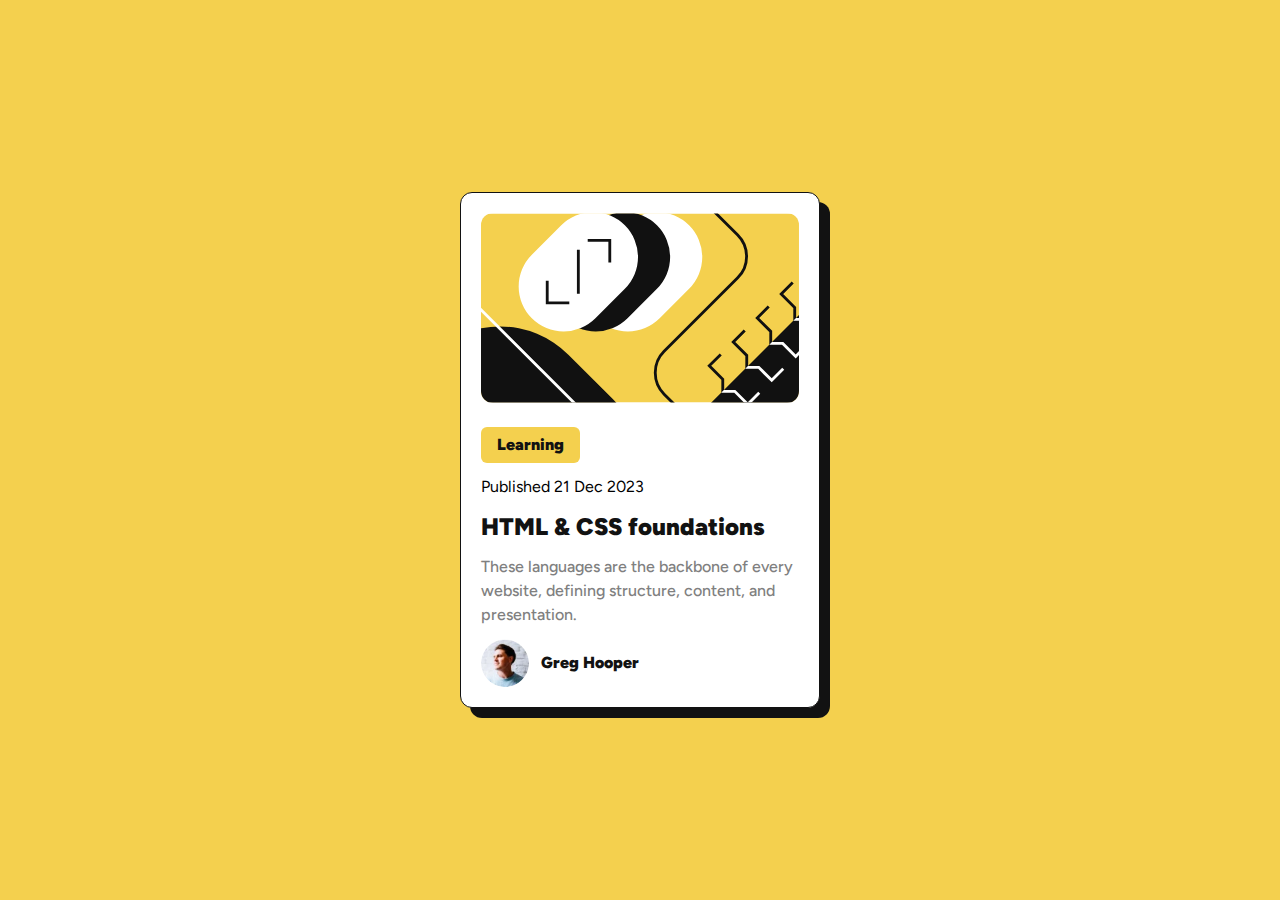
<file: Blog Preview Card/src/index.html>
<!DOCTYPE html>
<html lang="en">
  <head>
    <meta charset="UTF-8" />
    <meta name="viewport" content="width=device-width, initial-scale=1.0" />
    <link rel="stylesheet" href="./output.css" />
    <link rel="shortcut icon" href="./assets/images/favicon-32x32.png" type="image/x-icon">
    <title>Blog Preview Card</title>
  </head>
  <body class="min-h-screen w-full flex justify-center items-center bg-primary font-fig">
    <div class="w-[360px] bg-white shadow-card-shadow p-5 rounded-xl border border-secondary">
      <img src="./assets/images/illustration-article.svg" alt="" class="w-full rounded-xl"/>
      <div class="mt-6 flex flex-col gap-3 justify-start">
        <div class="px-4 py-1.5 text-secondary font-black bg-primary self-start rounded-md">Learning</div>
        <p>Published 21 Dec 2023</p>
        <h1 class="text-2xl font-black text-secondary hover:text-primary cursor-pointer">HTML & CSS foundations</h1>
        <p class="text-tertiary font-medium">These languages are the backbone of every website, defining structure, content, and presentation.</p>
        <div class="flex justify-start items-center gap-3">
            <img src="./assets/images/image-avatar.webp" alt="" class="w-12 h-12 rounded-full object-cover">
            <p class="text-secondary font-black">Greg Hooper</p>
        </div>
      </div>
    </div>
  </body>
</html>
</file>
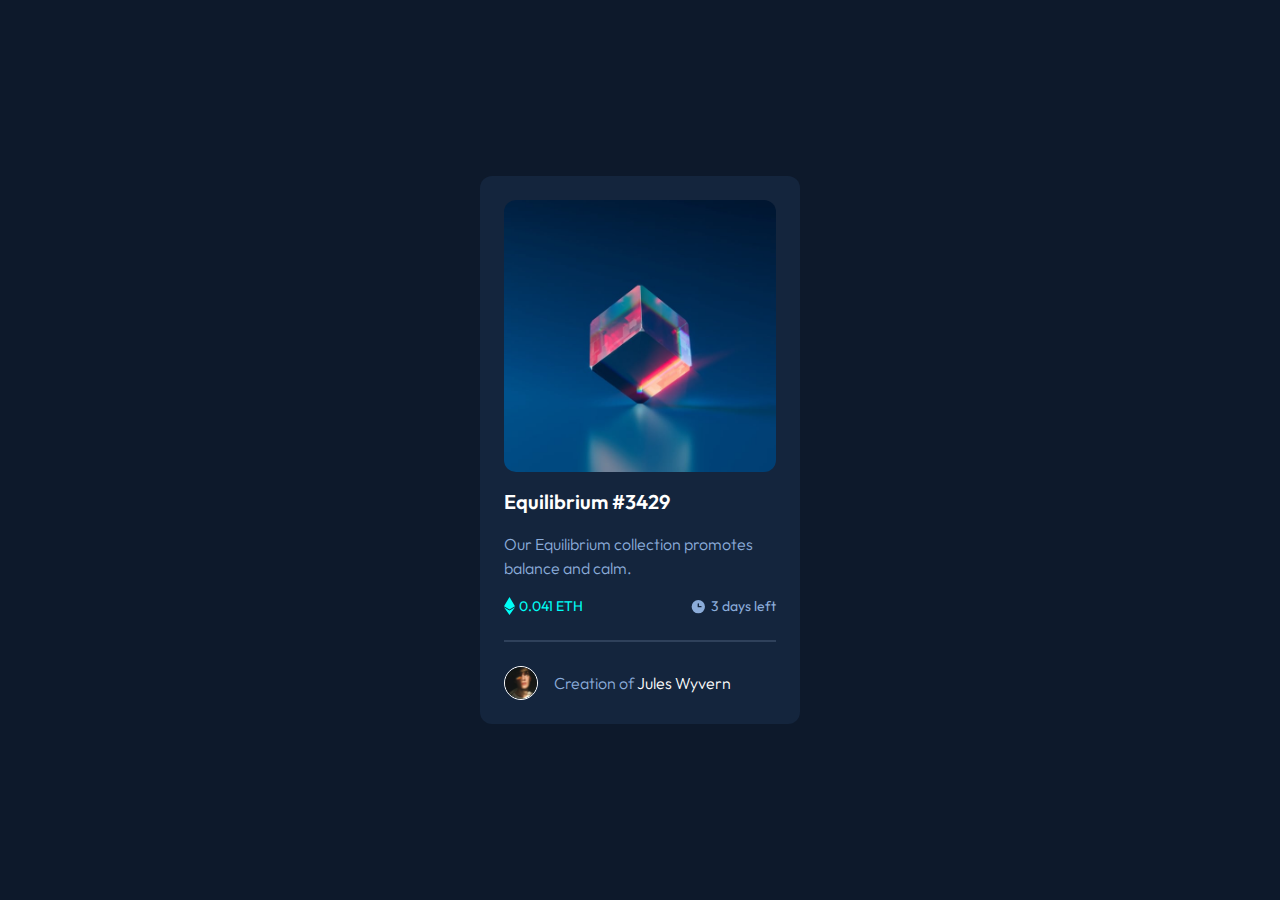
<file: NFT preview card/src/index.html>
<!DOCTYPE html>
<html lang="en">
<head>
    <meta charset="UTF-8">
    <meta name="viewport" content="width=device-width, initial-scale=1.0">
    <link rel="stylesheet" href="./output.css">
    <link rel="shortcut icon" href="./images/favicon-32x32.png" type="image/x-icon">
    <title>NFT Preview Card</title>
</head>
<body class="bg-main w-full min-h-screen flex justify-center items-center">
    <div class="w-80 bg-card p-6 rounded-xl">
        <img src="./images/image-equilibrium.jpg" alt="" class="rounded-xl">
        <div class="font-outfit flex flex-col justify-start gap-4 mt-4">
            <h1 class="text-white text-xl font-semibold hover:text-primary cursor-pointer">Equilibrium #3429</h1>
            <p class="text-softBlue text-md font-light">Our Equilibrium collection promotes balance and calm.</p>
            <div class="flex justify-between items-center">
                <div class="flex items-center gap-1">
                    <img src="./images/icon-ethereum.svg" alt="">
                    <p class="text-sm text-primary">0.041 ETH</p>
                </div>
                <div class="flex items-center gap-1">
                    <img src="./images/icon-clock.svg" alt="">
                    <p class="text-sm text-softBlue">3 days left</p>
                </div>
            </div>
            <hr class="border border-line my-2">
            <div class="flex justify-start items-center gap-4">
                <div class="border border-white rounded-full">
                    <img src="./images/image-avatar.png" alt="" class="w-8 h-8 rounded-full">
                </div>
                <div>
                    <p class="text-white font-light text-md"><span class="text-softBlue font-light">Creation of </span>Jules Wyvern</p>
                </div>
            </div>
        </div>
    </div>
</body>
</html>
</file>
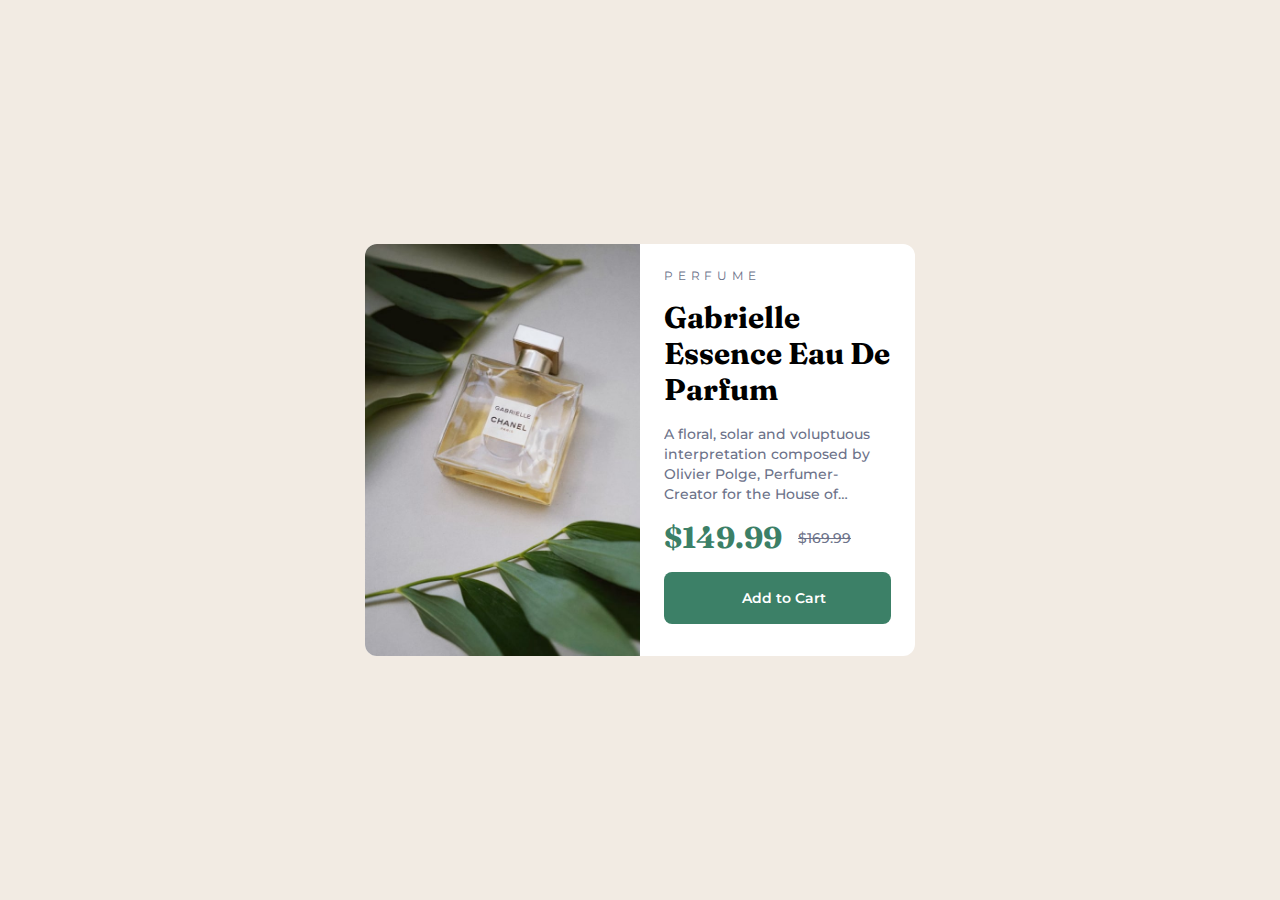
<file: Product Review/src/index.html>
<!DOCTYPE html>
<html lang="en">
<head>
    <meta charset="UTF-8">
    <meta name="viewport" content="width=device-width, initial-scale=1.0">
    <link rel="stylesheet" href="./output.css">
    <link rel="stylesheet" href="https://cdnjs.cloudflare.com/ajax/libs/font-awesome/6.5.2/css/all.min.css" integrity="sha512-SnH5WK+bZxgPHs44uWIX+LLJAJ9/2PkPKZ5QiAj6Ta86w+fsb2TkcmfRyVX3pBnMFcV7oQPJkl9QevSCWr3W6A==" crossorigin="anonymous" referrerpolicy="no-referrer" />
    <link rel="shortcut icon" href="./images/favicon-32x32.png" type="image/x-icon">
    <title>Product Review Card</title>
</head>
<body class="bg-cream w-full min-h-screen flex justify-center items-center">
   <div class="sm:w-[550px] w-[350px] bg-white flex sm:flex-row flex-col rounded-xl max-sm:overflow-hidden">
    <img src="./images/image-product-desktop.jpg" alt="" class="sm:h-full sm:w-1/2 w-full h-48 sm:rounded-l-xl sm:rounded-r-none max-sm:object-cover">
    <div class="flex flex-col justify-start p-6 gap-4">
        <p class="uppercase text-darkGrayishBlue tracking-[0.4em] font-montserrat text-xs">perfume</p>
        <h1 class="text-3xl font-fraunces font-bold">Gabrielle Essence Eau De Parfum</h1>
        <p class="text-darkGrayishBlue font-montserrat text-sm line-clamp-4 font-medium"> A floral, solar and voluptuous interpretation composed by Olivier Polge, Perfumer-Creator for the House of CHANEL.</p>
        <div class="flex justify-start items-center gap-4">
            <p class="text-3xl text-primary font-bold font-fraunces">$149.99</p>
            <p class="font-montserrat text-darkGrayishBlue line-through text-sm font-medium">$169.99</p>
        </div>
        <button class="px-4 py-4 bg-primary text-white self-stretch rounded-lg font-montserrat text-sm font-semibold flex justify-center items-center gap-3">
            <i class="fa-solid fa-cart-shopping"></i>
            <div>Add to Cart</div></button>
    </div>
   </div>
</body>
</html>
</file>
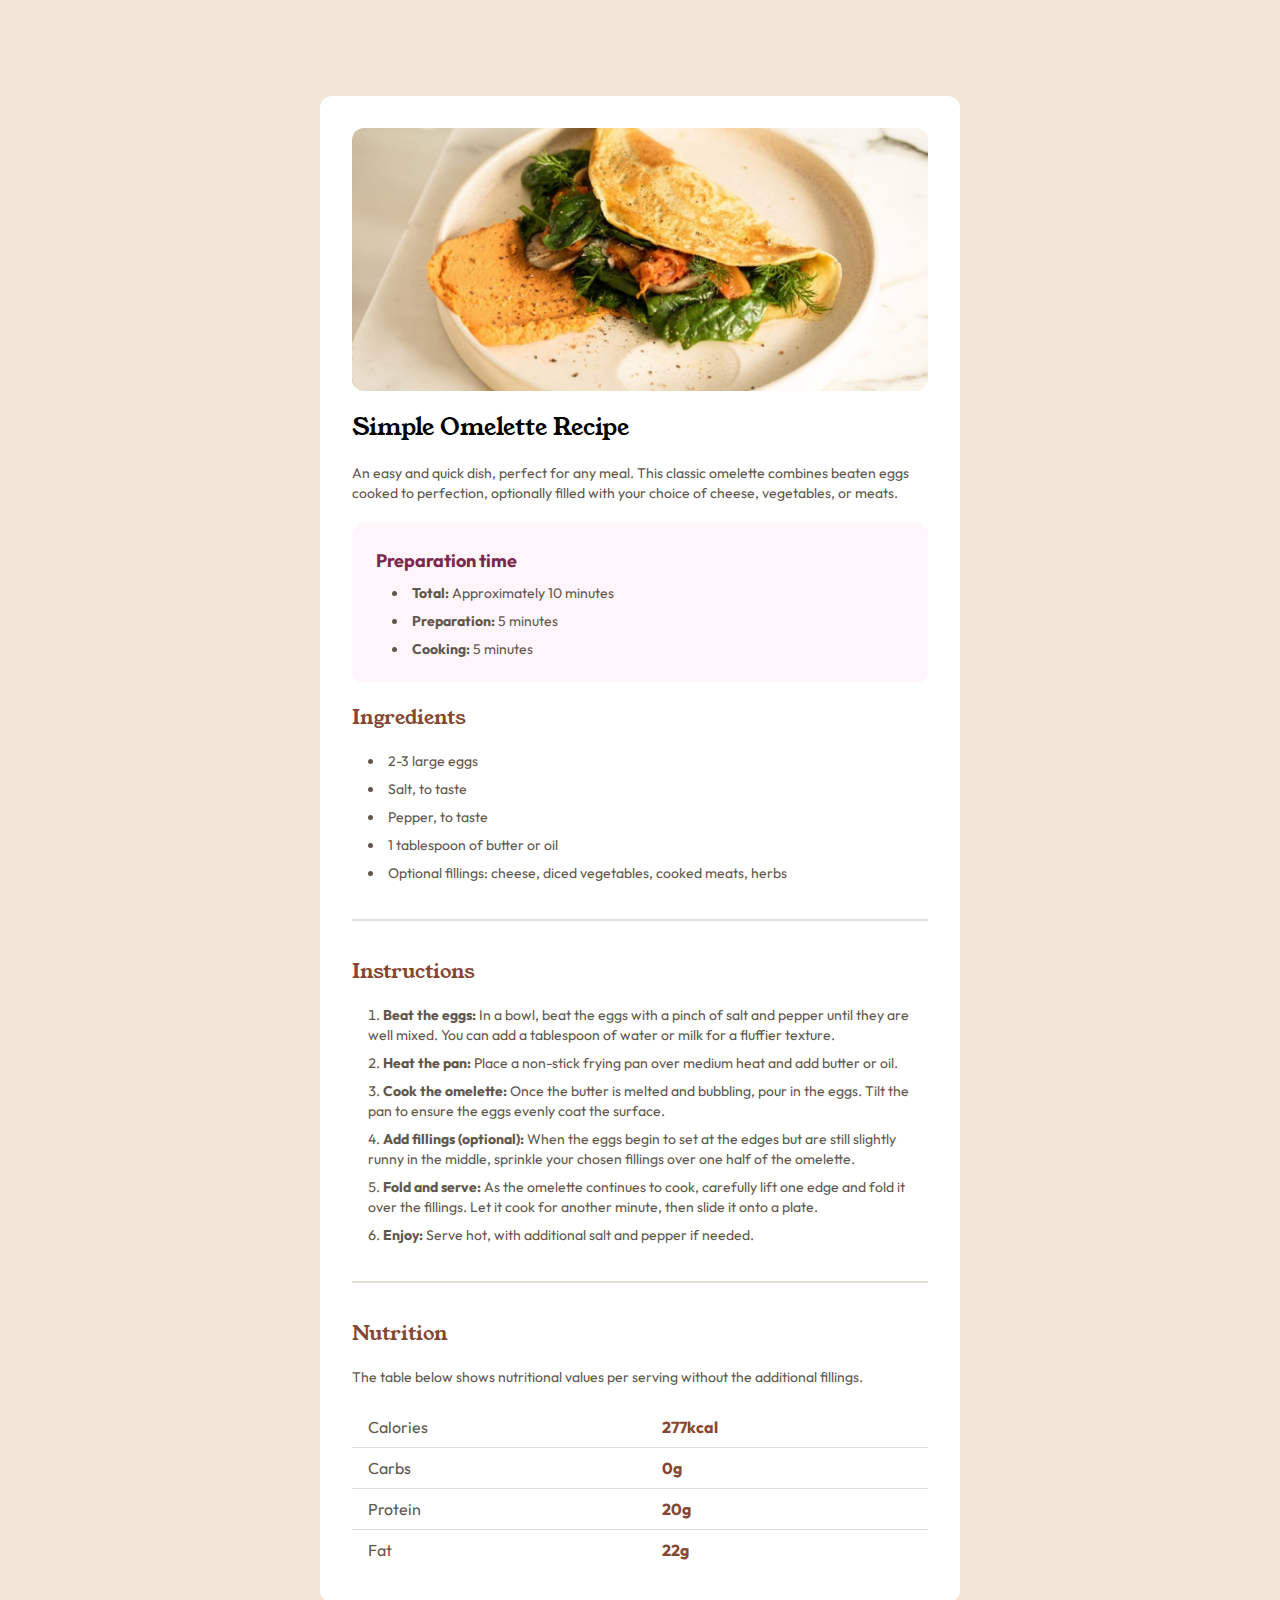
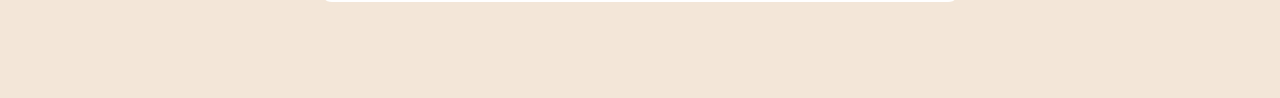
<file: Recipe Page/src/index.html>
<!DOCTYPE html>
<html lang="en">
<head>
    <meta charset="UTF-8">
    <meta name="viewport" content="width=device-width, initial-scale=1.0">
    <link rel="stylesheet" href="./output.css">
    <link rel="shortcut icon" href="./assets/images/favicon-32x32.png" type="image/x-icon">
    <title>Recipe Page</title>
</head>
<body class="min-h-screen w-full flex justify-center items-center sm:bg-egg bg-white antialiased">
    <div class="w-[40rem] bg-white p-8 flex flex-col justify-start gap-5 sm:rounded-xl rounded-none sm:mt-24 sm:mb-24">
        <img src="./assets/images/image-omelette.jpeg" alt="" class="rounded-xl">
        <h1 class="text-2xl font-youngSerif">Simple Omelette Recipe</h1>
        <p class="font-outfit text-sm text-wenge">An easy and quick dish, perfect for any meal. This classic omelette combines beaten eggs cooked to perfection, optionally filled with your choice of cheese, vegetables, or meats.</p>
        <div class="bg-rosyWhite p-6 rounded-xl">
            <h2 class="text-lg text-raspberry font-outfit font-bold">Preparation time</h2>
            <div class="ml-4 text-wenge">
                <ul class="list-disc list-inside space-y-2 mt-2 font-outfit text-sm">
                    <li><b>Total:</b> Approximately 10 minutes</li>
                    <li><b>Preparation:</b> 5 minutes</li>
                    <li><b>Cooking:</b> 5 minutes</li>
                </ul>
            </div>
        </div>
        <h1 class="text-xl font-youngSerif text-nutmeg
        ">Ingredients</h1>
        <div class="ml-4">
            <ul class="list-disc list-inside space-y-2 font-outfit text-sm text-wenge">
                <li>2-3 large eggs</li>
                <li>Salt, to taste</li>
                <li>Pepper, to taste</li>
                <li>1 tablespoon of butter or oil</li>
                <li>Optional fillings: cheese, diced vegetables, cooked meats, herbs</li>
            </ul>
        </div>
        <hr class="my-4 border border-lightgrey">
        <h1 class="text-xl font-youngSerif text-nutmeg
        ">Instructions</h1>
        <div class="ml-4">
            <ol class="list-decimal list-inside space-y-2 font-outfit text-sm text-wenge">
                <li><b class="text-wenge">Beat the eggs:</b> In a bowl, beat the eggs with a pinch of salt and pepper until they are well mixed. You can add a tablespoon of water or milk for a fluffier texture.</li>
                <li><b class="text-wenge">Heat the pan:</b> Place a non-stick frying pan over medium heat and add butter or oil.</li>
                <li><b class="text-wenge">Cook the omelette:</b> Once the butter is melted and bubbling, pour in the eggs. Tilt the pan to ensure the eggs evenly coat the surface.</li>
                <li><b class="text-wenge">Add fillings (optional):</b> When the eggs begin to set at the edges but are still slightly runny in the middle, sprinkle your chosen fillings over one half of the omelette.</li>
                <li><b class="text-wenge">Fold and serve:</b> As the omelette continues to cook, carefully lift one edge and fold it over the fillings. Let it cook for another minute, then slide it onto a plate.</li>
                <li><b class="text-wenge">Enjoy:</b> Serve hot, with additional salt and pepper if needed.</li>
            </ol>
        </div>
        <hr class="my-4 border border-lightgrey">
        <h1 class="text-xl font-youngSerif text-nutmeg
        ">Nutrition</h1>
        <p class="text-sm text-wenge font-outfit">The table below shows nutritional values per serving without the additional fillings.</p>
        <table class="table-auto text-wenge font-outfit">
            <tr>
                <td>Calories</td>
                <td class="text-nutmeg font-bold">277kcal</td>
            </tr>
            <tr>
                <td>Carbs</td>
                <td class="text-nutmeg font-bold">0g</td>
            </tr>
            <tr>
                <td>Protein</td>
                <td class="text-nutmeg font-bold">20g</td>
            </tr>
            <tr>
                <td>Fat</td>
                <td class="text-nutmeg font-bold">22g</td>
            </tr>
        </table>
    </div>
</body>
</html>
</file>
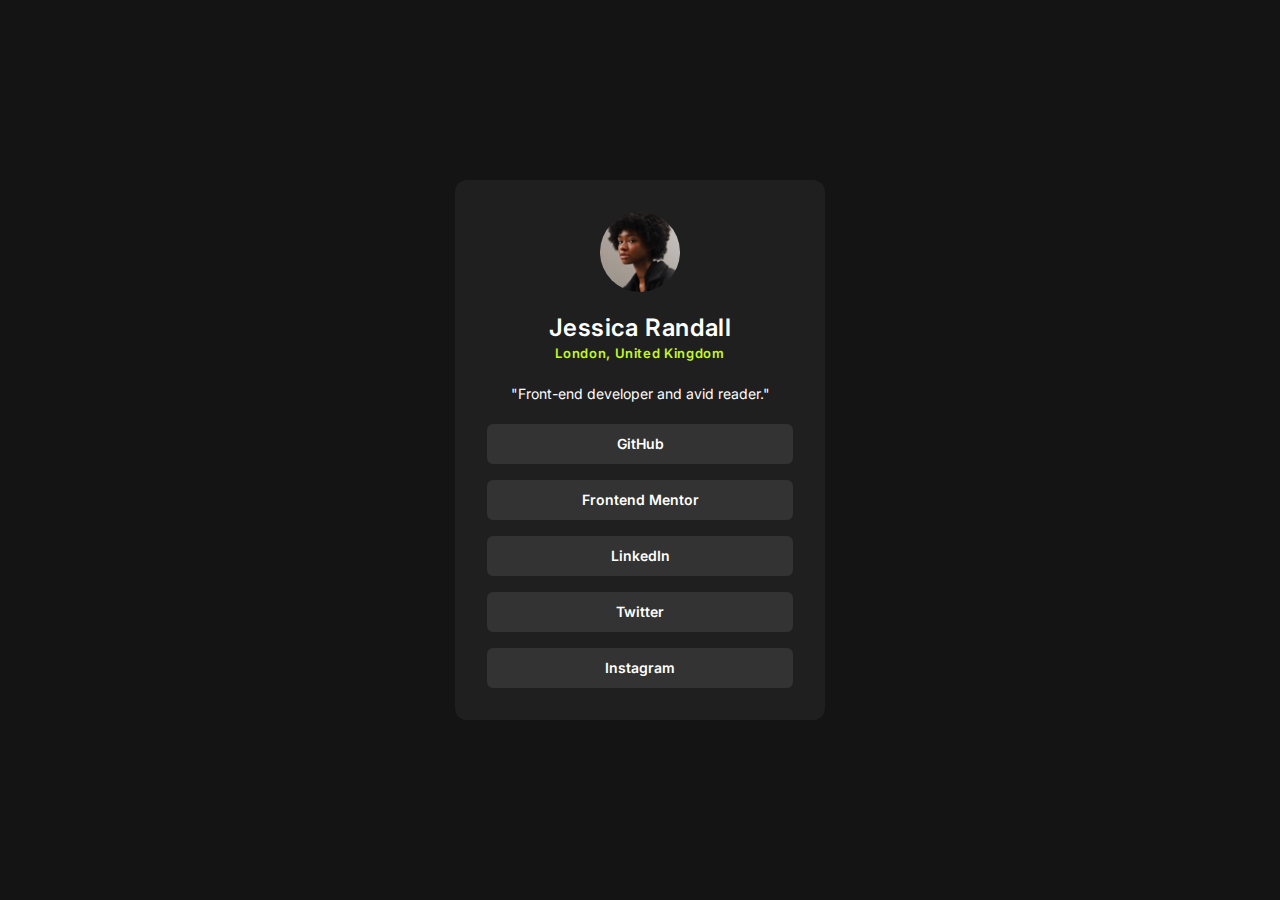
<file: Social Links Preview Card/src/index.html>
<!DOCTYPE html>
<html lang="en">
<head>
    <meta charset="UTF-8">
    <meta name="viewport" content="width=device-width, initial-scale=1.0">
    <link rel="stylesheet" href="./output.css">
    <link rel="shortcut icon" href="./assets/images/favicon-32x32.png" type="image/x-icon">
    <title>Social Links Preview</title>
</head>
<body class="w-full min-h-screen flex justify-center items-center bg-dark font-inter">
    <div class="sm:w-[370px] w-[400px] bg-tertiary p-8 rounded-xl flex flex-col justify-center items-center gap-5">
        <img src="./assets/images/avatar-jessica.jpeg" alt="" class="w-20 h-20 rounded-full">
        <div>
            <p class="text-2xl text-white font-semibold tracking-wide">Jessica Randall</p>
            <p class="text-primary text-[13px] text-center font-semibold tracking-wider">London, United Kingdom</p>
        </div>
        <div class="text-white text-sm">"Front-end developer and avid reader."</div>
        <div class="w-[100%] flex flex-col gap-4">
            <button class="text-white py-2.5 bg-secondary px-4 rounded-md text-sm font-semibold w-full hover:bg-primary hover:text-dark">GitHub</button>
            <button class="text-white py-2.5 bg-secondary px-4 rounded-md text-sm font-semibold w-full hover:bg-primary hover:text-dark">Frontend Mentor</button>
            <button class="text-white py-2.5 bg-secondary px-4 rounded-md text-sm font-semibold w-full hover:bg-primary hover:text-dark">LinkedIn</button>
            <button class="text-white py-2.5 bg-secondary px-4 rounded-md text-sm font-semibold w-full hover:bg-primary hover:text-dark">Twitter</button>
            <button class="text-white py-2.5 bg-secondary px-4 rounded-md text-sm font-semibold w-full hover:bg-primary hover:text-dark">Instagram</button>
        </div>
    </div>
</body>
</html>
</file>
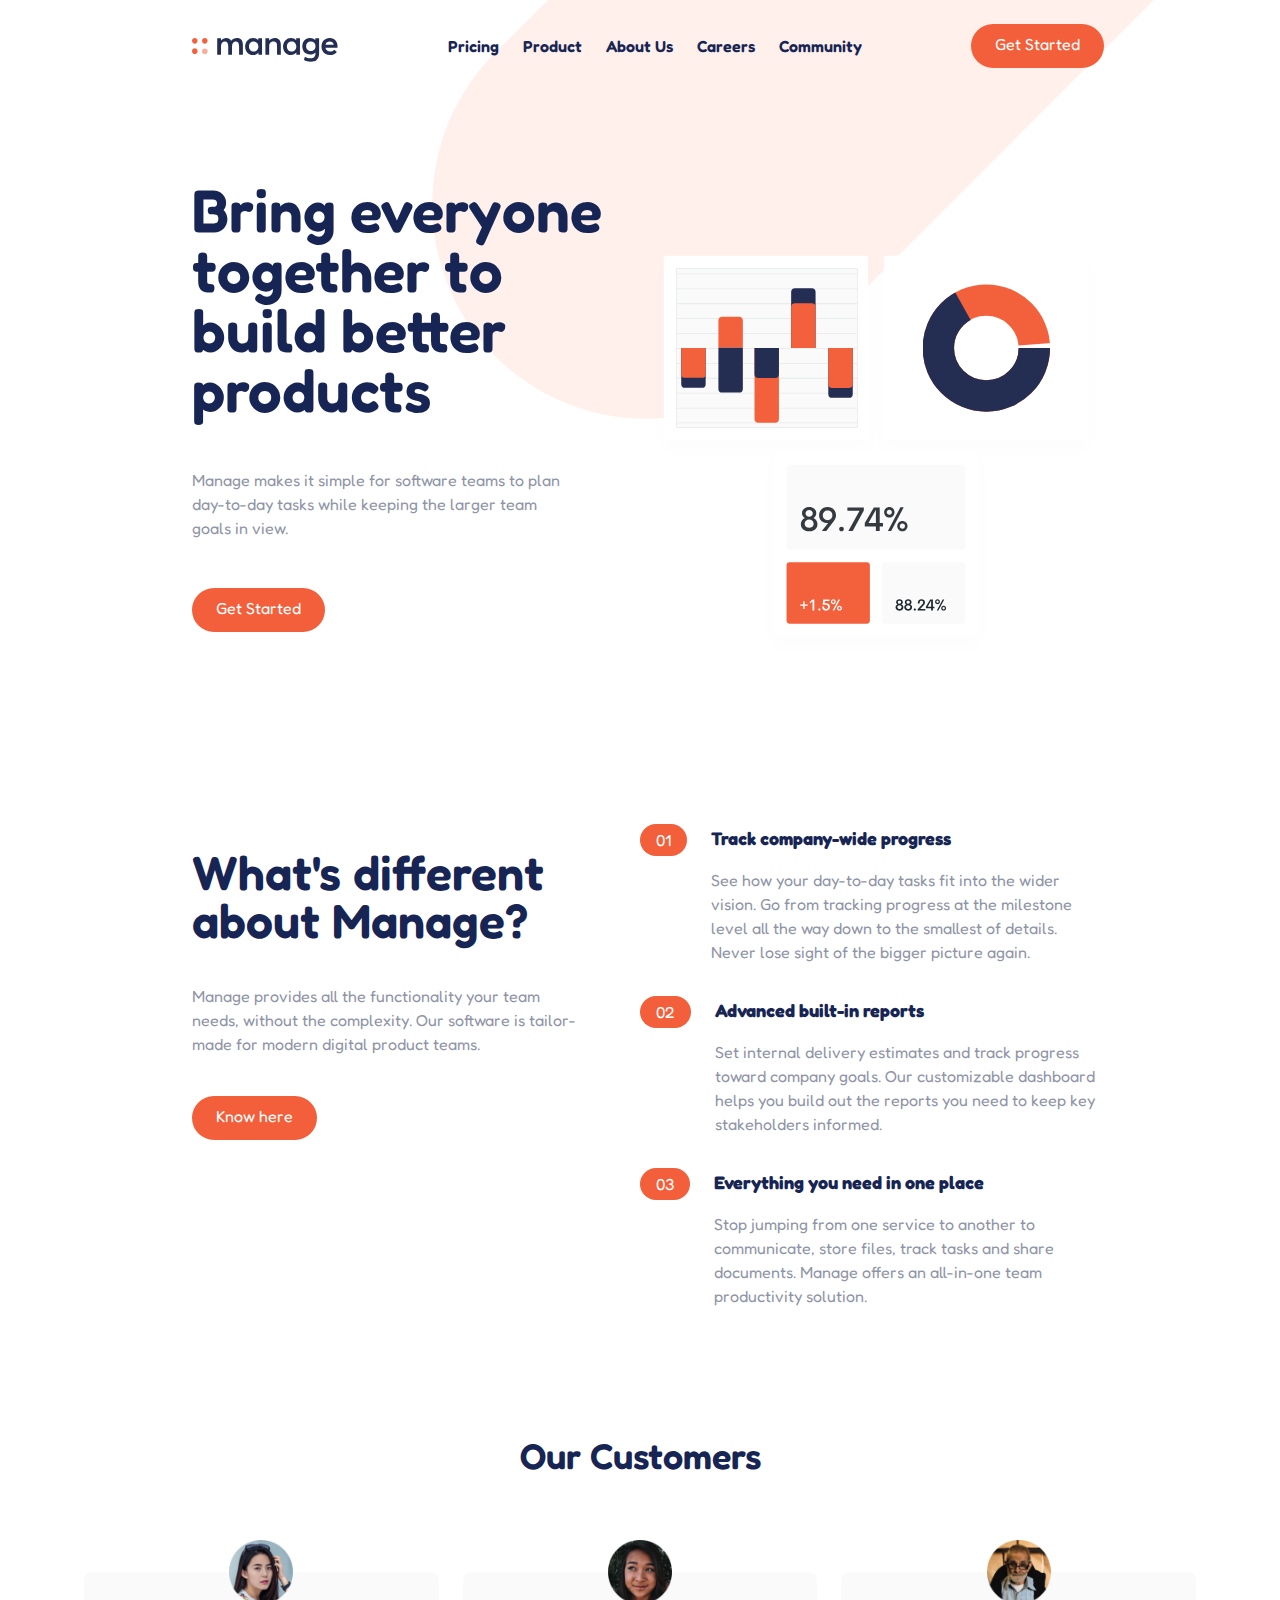
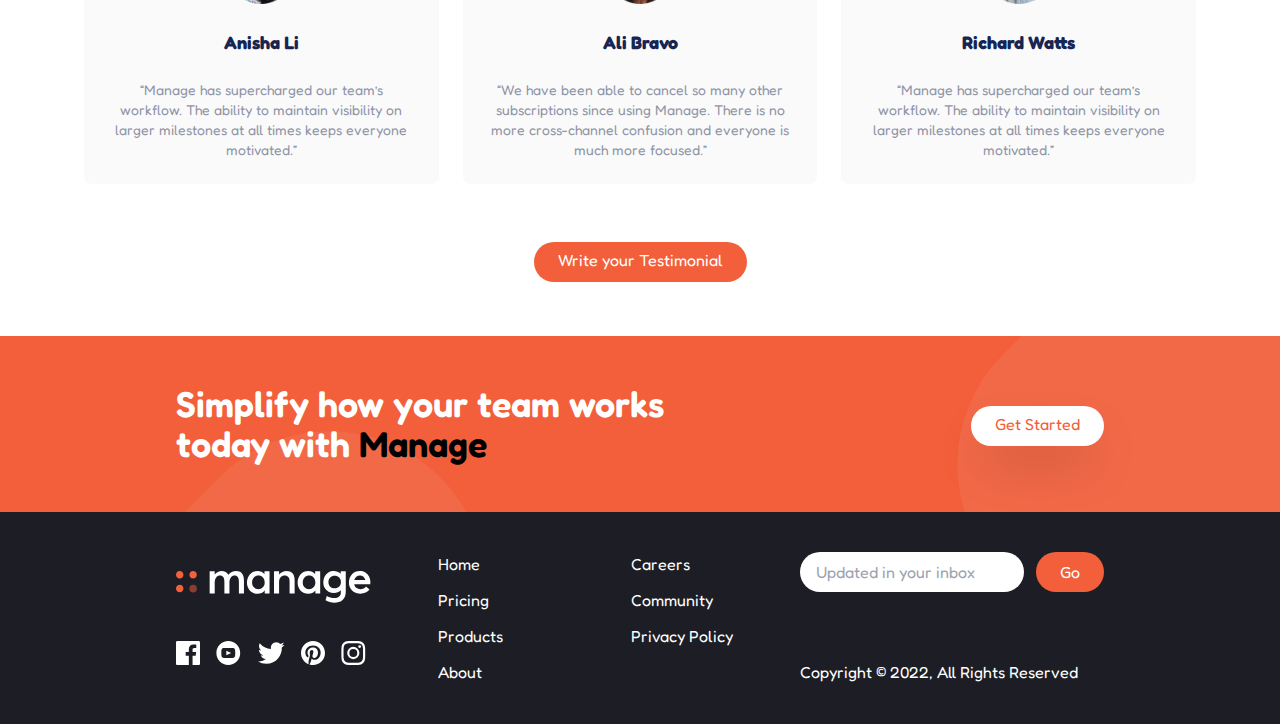
<file: Manage Landing Page/Manage-Landing-Page/src/index.html>
<!DOCTYPE html>
<html lang="en">
  <head>
    <meta charset="UTF-8" />
    <meta name="viewport" content="width=device-width, initial-scale=1.0" />
    <link rel="stylesheet" href="./font.css" />
    <link rel="stylesheet" href="./output.css" />
    <script src="./script.js" defer></script>
    <title>Manage Landing Page</title>
  </head>
  <body>
    <nav class="relative container mx-auto p-6">
      <div class="flex items-center justify-between">
        <div class="pt-2 ml-4">
          <img src="../img/logo.svg" alt="" />
        </div>
        <div class="hidden md:flex space-x-6">
          <a href="#" class="hover:text-brightRed text-blue-950 font-semibold"
            >Pricing</a
          >
          <a href="#" class="hover:text-brightRed text-blue-950 font-semibold"
            >Product</a
          >
          <a href="#" class="hover:text-brightRed text-blue-950 font-semibold"
            >About Us</a
          >
          <a href="#" class="hover:text-brightRed text-blue-950 font-semibold"
            >Careers</a
          >
          <a href="#" class="hover:text-brightRed text-blue-950 font-semibold"
            >Community</a
          >
        </div>
        <a
          href="#"
          class="bg-brightRed rounded-full text-white self-baseline hover:bg-brightRedLight p-3 px-6 pt-2 hidden md:block"
          >Get Started</a
        >
        <button id="btn-menu" class="block md:hidden hamburger focus:outline-none">
          <span class="hamburger-top"></span>
          <span class="hamburger-middle"></span>
          <span class="hamburger-bottom"></span>
      </button>
      </div>
      <div class="md:hidden">
        <div id="menu" class="absolute flex-col items-center hidden self-end py-8 mt-10 space-y-6 font-bold bg-white sm:w-auto sm:self-center left-6 right-6 drop-shadow-md">
          <a href="#" class="text-blue-950 hover:text-brightRedLight">Pricing</a>
          <a href="#" class="text-blue-950 hover:text-brightRedLight">Product</a>
          <a href="#" class="text-blue-950 hover:text-brightRedLight">About Us</a>
          <a href="#" class="text-blue-950 hover:text-brightRedLight">Careers</a>
          <a href="#" class="text-blue-950 hover:text-brightRedLight">Community</a>
        </div>
      </div>
    </nav>

    <section id="hero">
      <div
        class="container flex flex-col-reverse md:flex-row items-center mx-auto mt-14 px-6 space-y-0 md:space-y-0"
      >
        <div class="md:w-1/2 flex flex-col mb-32 space-y-12 md:mt-8 mt-12 ml-4">
          <h1
            class="max-w-lg text-5xl md:text-6xl font-semibold md:text-left text-center text-blue-950"
          >
            Bring everyone together to build better products
          </h1>
          <p class="max-w-sm text-darkGrayishBlue md:text-left text-center">
            Manage makes it simple for software teams to plan day-to-day tasks
            while keeping the larger team goals in view.
          </p>
          <div class="flex md:justify-start justify-center">
            <a
              href="#"
              class="p-3 px-6 pt-2 text-white bg-brightRed rounded-full self-baseline hover:bg-brightRedLight"
              >Get Started</a
            >
          </div>
        </div>
        <div class="md:w-1/2">
          <img src="../img/illustration-intro.svg" alt="" />
        </div>
      </div>
    </section>

    <section id="features">
      <div
        class="container flex flex-col md:flex-row md:space-y-0 px-6 mx-auto space-y-12 md:mt-16 mt-6"
      >
        <div class="flex flex-col space-y-10 md:w-1/2 md:mt-6">
          <h2
            class="max-w-md text-5xl font-semibold md:text-left text-center text-blue-950 ml-4"
          >
            What's different about Manage?
          </h2>
          <p
            class="max-w-sm text-darkGrayishBlue md:text-left text-center ml-4"
          >
            Manage provides all the functionality your team needs, without the
            complexity. Our software is tailor-made for modern digital product
            teams.
          </p>
          <div class="flex md:justify-start justify-center">
            <a
              href="#"
              class="p-3 px-6 pt-2 text-white bg-brightRed rounded-full self-baseline hover:bg-brightRedLight ml-4"
              >Know here</a
            >
          </div>
        </div>
        <div class="flex flex-col space-y-8 md:w-1/2">
          <div
            class="flex flex-col md:flex-row md:space-y-0 space-y-3 space-x-6"
          >
            <div class="rounded-l-full md:bg-transparent bg-brightRedSupLight">
              <div class="flex items-center space-x-2">
                <div
                  class="px-4 text-white rounded-full md:py-1 py-2 bg-brightRed"
                >
                  01
                </div>
                <h3 class="text-base font-bold md:mb-4 md:hidden">
                  Track company-wide progress
                </h3>
              </div>
            </div>

            <div>
              <h3 class="hidden md:block mb-4 text-lg font-bold text-blue-950">
                Track company-wide progress
              </h3>
              <p class="text-darkGrayishBlue">
                See how your day-to-day tasks fit into the wider vision. Go from
                tracking progress at the milestone level all the way down to the
                smallest of details. Never lose sight of the bigger picture
                again.
              </p>
            </div>
          </div>

          <div
            class="flex flex-col space-y-3 md:space-y-0 md:space-x-6 md:flex-row"
          >
            <div class="rounded-l-full md:bg-transparent bg-brightRedSupLight">
              <div class="flex items-center space-x-2">
                <div
                  class="px-4 text-white rounded-full md:py-1 py-2 bg-brightRed"
                >
                  02
                </div>
                <h3 class="text-base font-bold md:mb-4 md:hidden">
                  Advanced built-in reports
                </h3>
              </div>
            </div>

            <div>
              <h3 class="hidden md:block mb-4 text-lg font-bold text-blue-950">
                Advanced built-in reports
              </h3>
              <p class="text-darkGrayishBlue">
                Set internal delivery estimates and track progress toward
                company goals. Our customizable dashboard helps you build out
                the reports you need to keep key stakeholders informed.
              </p>
            </div>
          </div>

          <div
            class="flex flex-col md:space-y-0 space-y-3 space-x-6 md:flex-row"
          >
            <div class="rounded-l-full md:bg-transparent bg-brightRedSupLight">
              <div class="flex items-center space-x-2">
                <div
                  class="px-4 text-white rounded-full md:py-1 py-2 bg-brightRed"
                >
                  03
                </div>
                <h3 class="text-base font-bold md:mb-4 md:hidden">
                  Everything you need in one place
                </h3>
              </div>
            </div>

            <div>
              <h3 class="hidden md:block mb-4 text-lg font-bold text-blue-950">
                Everything you need in one place
              </h3>
              <p class="text-darkGrayishBlue">
                Stop jumping from one service to another to communicate, store
                files, track tasks and share documents. Manage offers an
                all-in-one team productivity solution.
              </p>
            </div>
          </div>
        </div>
      </div>
    </section>

    <section id="testimonials">
      <div class="max-w-6xl px-5 mx-auto mt-32 text-center">
        <h2 class="text-4xl font-semibold text-blue-950 text-center">
          Our Customers
        </h2>
        <div
          class="flex flex-col mt-24 md:flex-row md:space-x-6 space-y-12 md:space-y-0"
        >
          <div
            class="flex flex-col items-center p-6 space-y-6 rounded-lg bg-veryLightGray md:w-1/3"
          >
            <img src="../img/avatar-anisha.png" class="w-16 -mt-14" alt="" />
            <h5 class="text-lg font-bold text-blue-950">Anisha Li</h5>
            <p class="text-sm text-darkGrayishBlue">
              “Manage has supercharged our team’s workflow. The ability to
              maintain visibility on larger milestones at all times keeps
              everyone motivated.”
            </p>
          </div>
          <div
            class="flex flex-col items-center p-6 space-y-6 rounded-lg bg-veryLightGray md:w-1/3"
          >
            <img src="../img/avatar-ali.png" class="w-16 -mt-14" alt="" />
            <h5 class="text-lg font-bold text-blue-950">Ali Bravo</h5>
            <p class="text-sm text-darkGrayishBlue">
              “We have been able to cancel so many other subscriptions since
              using Manage. There is no more cross-channel confusion and
              everyone is much more focused.”
            </p>
          </div>
          <div
            class="flex flex-col items-center p-6 space-y-6 rounded-lg bg-veryLightGray md:w-1/3"
          >
            <img src="../img/avatar-richard.png" class="w-16 -mt-14" alt="" />
            <h5 class="text-lg font-bold text-blue-950">Richard Watts</h5>
            <p class="text-sm text-darkGrayishBlue">
              “Manage has supercharged our team’s workflow. The ability to
              maintain visibility on larger milestones at all times keeps
              everyone motivated.”
            </p>
          </div>
        </div>
        <div class="my-16">
          <a
            href="#"
            class="p-3 px-6 pt-2 text-white bg-brightRed rounded-full baseline hover:bg-brightRedLight"
            >Write your Testimonial</a
          >
        </div>
      </div>
    </section>
    <section id="cta" class="bg-brightRed">
      <div
        class="container flex flex-col md:flex-row items-center justify-between px-6 py-12 mx-auto space-y-12 md:space-y-0"
      >
        <h2
          class="font-semibold text-white text-5xl md:text-4xl md:max-w-xl md:text-left text-center"
        >
          Simplify how your team works today with
          <span class="text-black">Manage</span>
        </h2>
        <div>
          <a
            href="#"
            class="p-3 px-6 pt-2 text-brightRed bg-white rounded-full shadow-2xl baseline hover:bg-gray-900"
            >Get Started</a
          >
        </div>
      </div>
    </section>

    <footer class="bg-veryDarkBlue">
      <div
        class="container flex flex-col-reverse md:flex-row justify-between px-6 py-10 mx-auto space-y-8 md:space-y-0"
      >
        <div
          class="flex flex-col-reverse md:flex-col items-center md:items-start justify-around space-y-12 md:space-y-0"
        >
          <div class="mx-auto my-6 text-center text-white md:hidden">
            Copyright &copy; 2022, All Rights Reserved
          </div>
          <div>
            <img src="../img/logo-white.svg" class="h-8" alt="" />
          </div>
          <div class="flex justify-center space-x-4">
            <a href="#">
              <img src="../img/icon-facebook.svg" alt="" class="h-6" />
            </a>
            <a href="#">
              <img src="../img/icon-youtube.svg" alt="" class="h-6" />
            </a>
            <a href="#">
              <img src="../img/icon-twitter.svg" alt="" class="h-6" />
            </a>
            <a href="#">
              <img src="../img/icon-pinterest.svg" alt="" class="h-6" />
            </a>
            <a href="#">
              <img src="../img/icon-instagram.svg" alt="" class="h-6" />
            </a>
          </div>
        </div>
        <div class="flex justify-around space-x-32">
          <div class="flex flex-col space-y-3 text-white">
            <a href="#" class="hover:text-brightRed">Home</a>
            <a href="#" class="hover:text-brightRed">Pricing</a>
            <a href="#" class="hover:text-brightRed">Products</a>
            <a href="#" class="hover:text-brightRed">About</a>
          </div>
          <div class="flex flex-col space-y-3 text-white">
            <a href="#" class="hover:text-brightRed">Careers</a>
            <a href="#" class="hover:text-brightRed">Community</a>
            <a href="#" class="hover:text-brightRed">Privacy Policy</a>
          </div>
        </div>
        <div class="flex flex-col justify-between">
          <form>
            <div class="flex space-x-3">
              <input
                type="text"
                class="flex-1 px-4 rounded-full focus:outline-none"
                placeholder="Updated in your inbox"
              />
              <button
                class="px-6 py-2 text-white rounded-full bg-brightRed hover:bg-brightRedLight focus:outline-none"
              >
                Go
              </button>
            </div>
          </form>
          <div class="text-white hidden md:block">
            Copyright &copy; 2022, All Rights Reserved
          </div>
        </div>
      </div>
    </footer>
  </body>
</html>
</file>
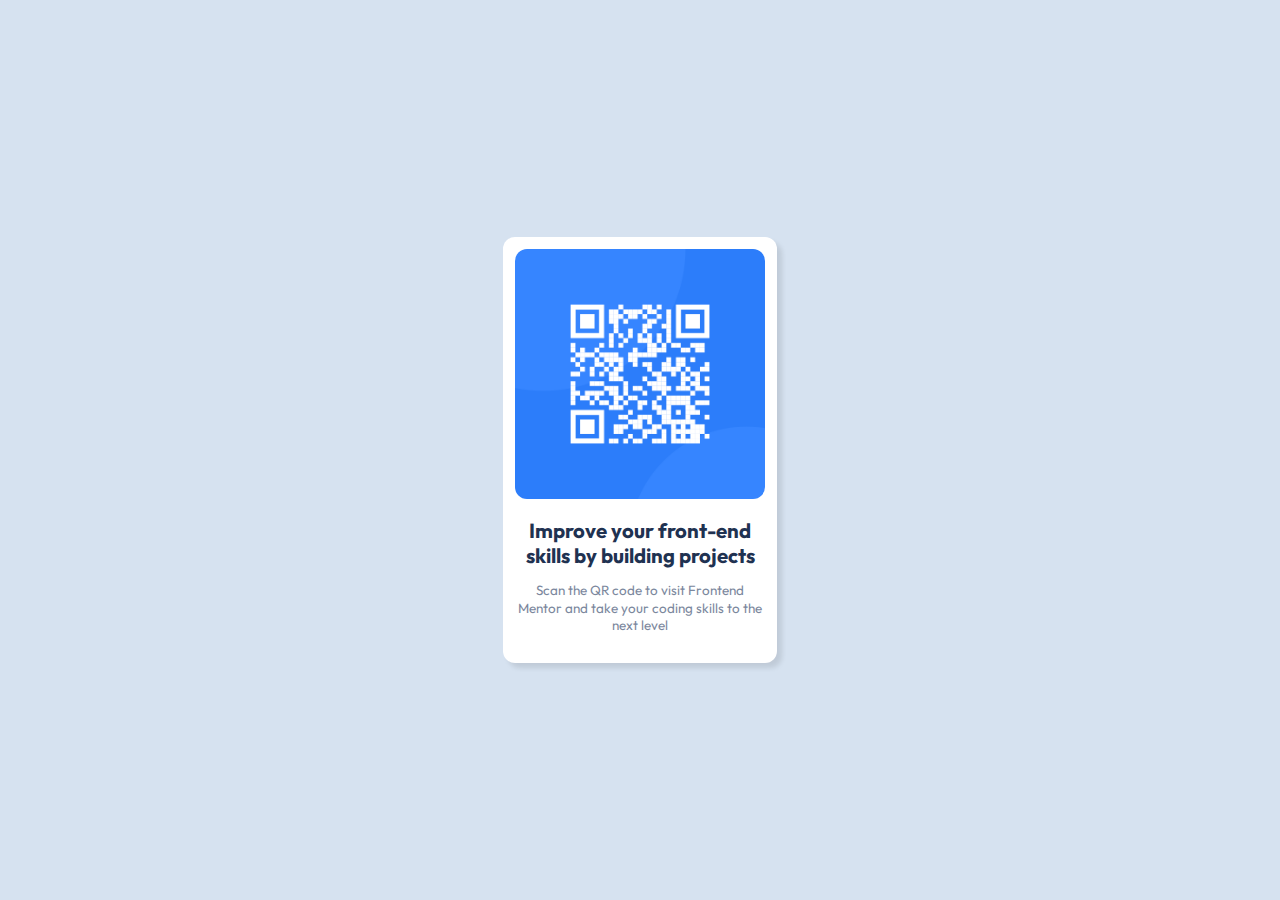
<file: QR code/Frontend-Mentor-QR-code-component/qr-code.html>
<!DOCTYPE html>
<html lang="en">
  <head>
    <meta charset="UTF-8" />
    <meta name="viewport" content="width=device-width, initial-scale=1.0" />
    <title>QR code component</title>
    <link rel="stylesheet" href="qr-code.css" />
    <link rel="preconnect" href="https://fonts.googleapis.com" />
    <link
      rel="icon"
      type="image/png"
      sizes="32x32"
      href="./images/favicon-32x32.png"
    />
    <link rel="preconnect" href="https://fonts.gstatic.com" crossorigin />
    <link
      href="https://fonts.googleapis.com/css2?family=Outfit&display=swap"
      rel="stylesheet"
    />
  </head>
  <body>
    <div class="card">
      <img src="images/image-qr-code.png" alt="" />
      <div class="card-body">
        <h1>Improve your front-end skills by building projects</h1>
        <p>
          Scan the QR code to visit Frontend Mentor and take your coding skills
          to the next level
        </p>
      </div>
    </div>
  </body>
</html>
</file>
<file: Product Review/src/output.css>
@import url('https://fonts.googleapis.com/css2?family=Montserrat:ital,wght@0,100..900;1,100..900&display=swap');

@import url('https://fonts.googleapis.com/css2?family=Fraunces:ital,opsz,wght@0,9..144,100..900;1,9..144,100..900&family=Montserrat:ital,wght@0,100..900;1,100..900&display=swap');

/*
! tailwindcss v3.4.4 | MIT License | https://tailwindcss.com
*/

/*
1. Prevent padding and border from affecting element width. (https://github.com/mozdevs/cssremedy/issues/4)
2. Allow adding a border to an element by just adding a border-width. (https://github.com/tailwindcss/tailwindcss/pull/116)
*/

*,
::before,
::after {
  box-sizing: border-box;
  /* 1 */
  border-width: 0;
  /* 2 */
  border-style: solid;
  /* 2 */
  border-color: #e5e7eb;
  /* 2 */
}

::before,
::after {
  --tw-content: '';
}

/*
1. Use a consistent sensible line-height in all browsers.
2. Prevent adjustments of font size after orientation changes in iOS.
3. Use a more readable tab size.
4. Use the user's configured `sans` font-family by default.
5. Use the user's configured `sans` font-feature-settings by default.
6. Use the user's configured `sans` font-variation-settings by default.
7. Disable tap highlights on iOS
*/

html,
:host {
  line-height: 1.5;
  /* 1 */
  -webkit-text-size-adjust: 100%;
  /* 2 */
  -moz-tab-size: 4;
  /* 3 */
  -o-tab-size: 4;
     tab-size: 4;
  /* 3 */
  font-family: ui-sans-serif, system-ui, sans-serif, "Apple Color Emoji", "Segoe UI Emoji", "Segoe UI Symbol", "Noto Color Emoji";
  /* 4 */
  font-feature-settings: normal;
  /* 5 */
  font-variation-settings: normal;
  /* 6 */
  -webkit-tap-highlight-color: transparent;
  /* 7 */
}

/*
1. Remove the margin in all browsers.
2. Inherit line-height from `html` so users can set them as a class directly on the `html` element.
*/

body {
  margin: 0;
  /* 1 */
  line-height: inherit;
  /* 2 */
}

/*
1. Add the correct height in Firefox.
2. Correct the inheritance of border color in Firefox. (https://bugzilla.mozilla.org/show_bug.cgi?id=190655)
3. Ensure horizontal rules are visible by default.
*/

hr {
  height: 0;
  /* 1 */
  color: inherit;
  /* 2 */
  border-top-width: 1px;
  /* 3 */
}

/*
Add the correct text decoration in Chrome, Edge, and Safari.
*/

abbr:where([title]) {
  -webkit-text-decoration: underline dotted;
          text-decoration: underline dotted;
}

/*
Remove the default font size and weight for headings.
*/

h1,
h2,
h3,
h4,
h5,
h6 {
  font-size: inherit;
  font-weight: inherit;
}

/*
Reset links to optimize for opt-in styling instead of opt-out.
*/

a {
  color: inherit;
  text-decoration: inherit;
}

/*
Add the correct font weight in Edge and Safari.
*/

b,
strong {
  font-weight: bolder;
}

/*
1. Use the user's configured `mono` font-family by default.
2. Use the user's configured `mono` font-feature-settings by default.
3. Use the user's configured `mono` font-variation-settings by default.
4. Correct the odd `em` font sizing in all browsers.
*/

code,
kbd,
samp,
pre {
  font-family: ui-monospace, SFMono-Regular, Menlo, Monaco, Consolas, "Liberation Mono", "Courier New", monospace;
  /* 1 */
  font-feature-settings: normal;
  /* 2 */
  font-variation-settings: normal;
  /* 3 */
  font-size: 1em;
  /* 4 */
}

/*
Add the correct font size in all browsers.
*/

small {
  font-size: 80%;
}

/*
Prevent `sub` and `sup` elements from affecting the line height in all browsers.
*/

sub,
sup {
  font-size: 75%;
  line-height: 0;
  position: relative;
  vertical-align: baseline;
}

sub {
  bottom: -0.25em;
}

sup {
  top: -0.5em;
}

/*
1. Remove text indentation from table contents in Chrome and Safari. (https://bugs.chromium.org/p/chromium/issues/detail?id=999088, https://bugs.webkit.org/show_bug.cgi?id=201297)
2. Correct table border color inheritance in all Chrome and Safari. (https://bugs.chromium.org/p/chromium/issues/detail?id=935729, https://bugs.webkit.org/show_bug.cgi?id=195016)
3. Remove gaps between table borders by default.
*/

table {
  text-indent: 0;
  /* 1 */
  border-color: inherit;
  /* 2 */
  border-collapse: collapse;
  /* 3 */
}

/*
1. Change the font styles in all browsers.
2. Remove the margin in Firefox and Safari.
3. Remove default padding in all browsers.
*/

button,
input,
optgroup,
select,
textarea {
  font-family: inherit;
  /* 1 */
  font-feature-settings: inherit;
  /* 1 */
  font-variation-settings: inherit;
  /* 1 */
  font-size: 100%;
  /* 1 */
  font-weight: inherit;
  /* 1 */
  line-height: inherit;
  /* 1 */
  letter-spacing: inherit;
  /* 1 */
  color: inherit;
  /* 1 */
  margin: 0;
  /* 2 */
  padding: 0;
  /* 3 */
}

/*
Remove the inheritance of text transform in Edge and Firefox.
*/

button,
select {
  text-transform: none;
}

/*
1. Correct the inability to style clickable types in iOS and Safari.
2. Remove default button styles.
*/

button,
input:where([type='button']),
input:where([type='reset']),
input:where([type='submit']) {
  -webkit-appearance: button;
  /* 1 */
  background-color: transparent;
  /* 2 */
  background-image: none;
  /* 2 */
}

/*
Use the modern Firefox focus style for all focusable elements.
*/

:-moz-focusring {
  outline: auto;
}

/*
Remove the additional `:invalid` styles in Firefox. (https://github.com/mozilla/gecko-dev/blob/2f9eacd9d3d995c937b4251a5557d95d494c9be1/layout/style/res/forms.css#L728-L737)
*/

:-moz-ui-invalid {
  box-shadow: none;
}

/*
Add the correct vertical alignment in Chrome and Firefox.
*/

progress {
  vertical-align: baseline;
}

/*
Correct the cursor style of increment and decrement buttons in Safari.
*/

::-webkit-inner-spin-button,
::-webkit-outer-spin-button {
  height: auto;
}

/*
1. Correct the odd appearance in Chrome and Safari.
2. Correct the outline style in Safari.
*/

[type='search'] {
  -webkit-appearance: textfield;
  /* 1 */
  outline-offset: -2px;
  /* 2 */
}

/*
Remove the inner padding in Chrome and Safari on macOS.
*/

::-webkit-search-decoration {
  -webkit-appearance: none;
}

/*
1. Correct the inability to style clickable types in iOS and Safari.
2. Change font properties to `inherit` in Safari.
*/

::-webkit-file-upload-button {
  -webkit-appearance: button;
  /* 1 */
  font: inherit;
  /* 2 */
}

/*
Add the correct display in Chrome and Safari.
*/

summary {
  display: list-item;
}

/*
Removes the default spacing and border for appropriate elements.
*/

blockquote,
dl,
dd,
h1,
h2,
h3,
h4,
h5,
h6,
hr,
figure,
p,
pre {
  margin: 0;
}

fieldset {
  margin: 0;
  padding: 0;
}

legend {
  padding: 0;
}

ol,
ul,
menu {
  list-style: none;
  margin: 0;
  padding: 0;
}

/*
Reset default styling for dialogs.
*/

dialog {
  padding: 0;
}

/*
Prevent resizing textareas horizontally by default.
*/

textarea {
  resize: vertical;
}

/*
1. Reset the default placeholder opacity in Firefox. (https://github.com/tailwindlabs/tailwindcss/issues/3300)
2. Set the default placeholder color to the user's configured gray 400 color.
*/

input::-moz-placeholder, textarea::-moz-placeholder {
  opacity: 1;
  /* 1 */
  color: #9ca3af;
  /* 2 */
}

input::placeholder,
textarea::placeholder {
  opacity: 1;
  /* 1 */
  color: #9ca3af;
  /* 2 */
}

/*
Set the default cursor for buttons.
*/

button,
[role="button"] {
  cursor: pointer;
}

/*
Make sure disabled buttons don't get the pointer cursor.
*/

:disabled {
  cursor: default;
}

/*
1. Make replaced elements `display: block` by default. (https://github.com/mozdevs/cssremedy/issues/14)
2. Add `vertical-align: middle` to align replaced elements more sensibly by default. (https://github.com/jensimmons/cssremedy/issues/14#issuecomment-634934210)
   This can trigger a poorly considered lint error in some tools but is included by design.
*/

img,
svg,
video,
canvas,
audio,
iframe,
embed,
object {
  display: block;
  /* 1 */
  vertical-align: middle;
  /* 2 */
}

/*
Constrain images and videos to the parent width and preserve their intrinsic aspect ratio. (https://github.com/mozdevs/cssremedy/issues/14)
*/

img,
video {
  max-width: 100%;
  height: auto;
}

/* Make elements with the HTML hidden attribute stay hidden by default */

[hidden] {
  display: none;
}

*, ::before, ::after{
  --tw-border-spacing-x: 0;
  --tw-border-spacing-y: 0;
  --tw-translate-x: 0;
  --tw-translate-y: 0;
  --tw-rotate: 0;
  --tw-skew-x: 0;
  --tw-skew-y: 0;
  --tw-scale-x: 1;
  --tw-scale-y: 1;
  --tw-pan-x:  ;
  --tw-pan-y:  ;
  --tw-pinch-zoom:  ;
  --tw-scroll-snap-strictness: proximity;
  --tw-gradient-from-position:  ;
  --tw-gradient-via-position:  ;
  --tw-gradient-to-position:  ;
  --tw-ordinal:  ;
  --tw-slashed-zero:  ;
  --tw-numeric-figure:  ;
  --tw-numeric-spacing:  ;
  --tw-numeric-fraction:  ;
  --tw-ring-inset:  ;
  --tw-ring-offset-width: 0px;
  --tw-ring-offset-color: #fff;
  --tw-ring-color: rgb(59 130 246 / 0.5);
  --tw-ring-offset-shadow: 0 0 #0000;
  --tw-ring-shadow: 0 0 #0000;
  --tw-shadow: 0 0 #0000;
  --tw-shadow-colored: 0 0 #0000;
  --tw-blur:  ;
  --tw-brightness:  ;
  --tw-contrast:  ;
  --tw-grayscale:  ;
  --tw-hue-rotate:  ;
  --tw-invert:  ;
  --tw-saturate:  ;
  --tw-sepia:  ;
  --tw-drop-shadow:  ;
  --tw-backdrop-blur:  ;
  --tw-backdrop-brightness:  ;
  --tw-backdrop-contrast:  ;
  --tw-backdrop-grayscale:  ;
  --tw-backdrop-hue-rotate:  ;
  --tw-backdrop-invert:  ;
  --tw-backdrop-opacity:  ;
  --tw-backdrop-saturate:  ;
  --tw-backdrop-sepia:  ;
  --tw-contain-size:  ;
  --tw-contain-layout:  ;
  --tw-contain-paint:  ;
  --tw-contain-style:  ;
}

::backdrop{
  --tw-border-spacing-x: 0;
  --tw-border-spacing-y: 0;
  --tw-translate-x: 0;
  --tw-translate-y: 0;
  --tw-rotate: 0;
  --tw-skew-x: 0;
  --tw-skew-y: 0;
  --tw-scale-x: 1;
  --tw-scale-y: 1;
  --tw-pan-x:  ;
  --tw-pan-y:  ;
  --tw-pinch-zoom:  ;
  --tw-scroll-snap-strictness: proximity;
  --tw-gradient-from-position:  ;
  --tw-gradient-via-position:  ;
  --tw-gradient-to-position:  ;
  --tw-ordinal:  ;
  --tw-slashed-zero:  ;
  --tw-numeric-figure:  ;
  --tw-numeric-spacing:  ;
  --tw-numeric-fraction:  ;
  --tw-ring-inset:  ;
  --tw-ring-offset-width: 0px;
  --tw-ring-offset-color: #fff;
  --tw-ring-color: rgb(59 130 246 / 0.5);
  --tw-ring-offset-shadow: 0 0 #0000;
  --tw-ring-shadow: 0 0 #0000;
  --tw-shadow: 0 0 #0000;
  --tw-shadow-colored: 0 0 #0000;
  --tw-blur:  ;
  --tw-brightness:  ;
  --tw-contrast:  ;
  --tw-grayscale:  ;
  --tw-hue-rotate:  ;
  --tw-invert:  ;
  --tw-saturate:  ;
  --tw-sepia:  ;
  --tw-drop-shadow:  ;
  --tw-backdrop-blur:  ;
  --tw-backdrop-brightness:  ;
  --tw-backdrop-contrast:  ;
  --tw-backdrop-grayscale:  ;
  --tw-backdrop-hue-rotate:  ;
  --tw-backdrop-invert:  ;
  --tw-backdrop-opacity:  ;
  --tw-backdrop-saturate:  ;
  --tw-backdrop-sepia:  ;
  --tw-contain-size:  ;
  --tw-contain-layout:  ;
  --tw-contain-paint:  ;
  --tw-contain-style:  ;
}

.line-clamp-4{
  overflow: hidden;
  display: -webkit-box;
  -webkit-box-orient: vertical;
  -webkit-line-clamp: 4;
}

.flex{
  display: flex;
}

.h-full{
  height: 100%;
}

.h-48{
  height: 12rem;
}

.min-h-screen{
  min-height: 100vh;
}

.w-1\/2{
  width: 50%;
}

.w-\[550px\]{
  width: 550px;
}

.w-full{
  width: 100%;
}

.w-\[280px\]{
  width: 280px;
}

.w-\[350px\]{
  width: 350px;
}

.flex-row{
  flex-direction: row;
}

.flex-col{
  flex-direction: column;
}

.items-center{
  align-items: center;
}

.justify-start{
  justify-content: flex-start;
}

.justify-center{
  justify-content: center;
}

.gap-3{
  gap: 0.75rem;
}

.gap-4{
  gap: 1rem;
}

.self-stretch{
  align-self: stretch;
}

.overflow-hidden{
  overflow: hidden;
}

.rounded-lg{
  border-radius: 0.5rem;
}

.rounded-xl{
  border-radius: 0.75rem;
}

.rounded-l-xl{
  border-top-left-radius: 0.75rem;
  border-bottom-left-radius: 0.75rem;
}

.rounded-r-xl{
  border-top-right-radius: 0.75rem;
  border-bottom-right-radius: 0.75rem;
}

.rounded-l-none{
  border-top-left-radius: 0px;
  border-bottom-left-radius: 0px;
}

.bg-cream{
  --tw-bg-opacity: 1;
  background-color: hsl(30 38% 92% / var(--tw-bg-opacity));
}

.bg-primary{
  --tw-bg-opacity: 1;
  background-color: hsl(158 36% 37% / var(--tw-bg-opacity));
}

.bg-white{
  --tw-bg-opacity: 1;
  background-color: rgb(255 255 255 / var(--tw-bg-opacity));
}

.p-6{
  padding: 1.5rem;
}

.px-4{
  padding-left: 1rem;
  padding-right: 1rem;
}

.py-4{
  padding-top: 1rem;
  padding-bottom: 1rem;
}

.font-fraunces{
  font-family: Fraunces, sans-serif;
}

.font-montserrat{
  font-family: Montserrat, Monospace;
}

.text-3xl{
  font-size: 1.875rem;
  line-height: 2.25rem;
}

.text-sm{
  font-size: 0.875rem;
  line-height: 1.25rem;
}

.text-xs{
  font-size: 0.75rem;
  line-height: 1rem;
}

.font-bold{
  font-weight: 700;
}

.font-medium{
  font-weight: 500;
}

.font-semibold{
  font-weight: 600;
}

.uppercase{
  text-transform: uppercase;
}

.tracking-\[0\.4em\]{
  letter-spacing: 0.4em;
}

.text-darkGrayishBlue{
  --tw-text-opacity: 1;
  color: hsl(228 12% 48% / var(--tw-text-opacity));
}

.text-primary{
  --tw-text-opacity: 1;
  color: hsl(158 36% 37% / var(--tw-text-opacity));
}

.text-white{
  --tw-text-opacity: 1;
  color: rgb(255 255 255 / var(--tw-text-opacity));
}

.line-through{
  text-decoration-line: line-through;
}

@media not all and (min-width: 640px){
  .max-sm\:overflow-hidden{
    overflow: hidden;
  }

  .max-sm\:rounded-r-xl{
    border-top-right-radius: 0.75rem;
    border-bottom-right-radius: 0.75rem;
  }

  .max-sm\:object-cover{
    -o-object-fit: cover;
       object-fit: cover;
  }
}

@media (min-width: 640px){
  .sm\:h-full{
    height: 100%;
  }

  .sm\:w-1\/2{
    width: 50%;
  }

  .sm\:w-\[550px\]{
    width: 550px;
  }

  .sm\:flex-row{
    flex-direction: row;
  }

  .sm\:rounded-l-xl{
    border-top-left-radius: 0.75rem;
    border-bottom-left-radius: 0.75rem;
  }

  .sm\:rounded-r-none{
    border-top-right-radius: 0px;
    border-bottom-right-radius: 0px;
  }
}

@media (min-width: 768px){
  .md\:h-full{
    height: 100%;
  }

  .md\:w-1\/2{
    width: 50%;
  }

  .md\:flex-row{
    flex-direction: row;
  }
}
</file>
<file: Recipe Page/src/output.css>
@import url("https://fonts.googleapis.com/css2?family=Young+Serif&display=swap");

@import url("https://fonts.googleapis.com/css2?family=Outfit:wght@100..900&family=Young+Serif&display=swap");

/*
! tailwindcss v3.4.4 | MIT License | https://tailwindcss.com
*/

/*
1. Prevent padding and border from affecting element width. (https://github.com/mozdevs/cssremedy/issues/4)
2. Allow adding a border to an element by just adding a border-width. (https://github.com/tailwindcss/tailwindcss/pull/116)
*/

*,
::before,
::after {
  box-sizing: border-box;
  /* 1 */
  border-width: 0;
  /* 2 */
  border-style: solid;
  /* 2 */
  border-color: #e5e7eb;
  /* 2 */
}

::before,
::after {
  --tw-content: '';
}

/*
1. Use a consistent sensible line-height in all browsers.
2. Prevent adjustments of font size after orientation changes in iOS.
3. Use a more readable tab size.
4. Use the user's configured `sans` font-family by default.
5. Use the user's configured `sans` font-feature-settings by default.
6. Use the user's configured `sans` font-variation-settings by default.
7. Disable tap highlights on iOS
*/

html,
:host {
  line-height: 1.5;
  /* 1 */
  -webkit-text-size-adjust: 100%;
  /* 2 */
  -moz-tab-size: 4;
  /* 3 */
  -o-tab-size: 4;
     tab-size: 4;
  /* 3 */
  font-family: ui-sans-serif, system-ui, sans-serif, "Apple Color Emoji", "Segoe UI Emoji", "Segoe UI Symbol", "Noto Color Emoji";
  /* 4 */
  font-feature-settings: normal;
  /* 5 */
  font-variation-settings: normal;
  /* 6 */
  -webkit-tap-highlight-color: transparent;
  /* 7 */
}

/*
1. Remove the margin in all browsers.
2. Inherit line-height from `html` so users can set them as a class directly on the `html` element.
*/

body {
  margin: 0;
  /* 1 */
  line-height: inherit;
  /* 2 */
}

/*
1. Add the correct height in Firefox.
2. Correct the inheritance of border color in Firefox. (https://bugzilla.mozilla.org/show_bug.cgi?id=190655)
3. Ensure horizontal rules are visible by default.
*/

hr {
  height: 0;
  /* 1 */
  color: inherit;
  /* 2 */
  border-top-width: 1px;
  /* 3 */
}

/*
Add the correct text decoration in Chrome, Edge, and Safari.
*/

abbr:where([title]) {
  -webkit-text-decoration: underline dotted;
          text-decoration: underline dotted;
}

/*
Remove the default font size and weight for headings.
*/

h1,
h2,
h3,
h4,
h5,
h6 {
  font-size: inherit;
  font-weight: inherit;
}

/*
Reset links to optimize for opt-in styling instead of opt-out.
*/

a {
  color: inherit;
  text-decoration: inherit;
}

/*
Add the correct font weight in Edge and Safari.
*/

b,
strong {
  font-weight: bolder;
}

/*
1. Use the user's configured `mono` font-family by default.
2. Use the user's configured `mono` font-feature-settings by default.
3. Use the user's configured `mono` font-variation-settings by default.
4. Correct the odd `em` font sizing in all browsers.
*/

code,
kbd,
samp,
pre {
  font-family: ui-monospace, SFMono-Regular, Menlo, Monaco, Consolas, "Liberation Mono", "Courier New", monospace;
  /* 1 */
  font-feature-settings: normal;
  /* 2 */
  font-variation-settings: normal;
  /* 3 */
  font-size: 1em;
  /* 4 */
}

/*
Add the correct font size in all browsers.
*/

small {
  font-size: 80%;
}

/*
Prevent `sub` and `sup` elements from affecting the line height in all browsers.
*/

sub,
sup {
  font-size: 75%;
  line-height: 0;
  position: relative;
  vertical-align: baseline;
}

sub {
  bottom: -0.25em;
}

sup {
  top: -0.5em;
}

/*
1. Remove text indentation from table contents in Chrome and Safari. (https://bugs.chromium.org/p/chromium/issues/detail?id=999088, https://bugs.webkit.org/show_bug.cgi?id=201297)
2. Correct table border color inheritance in all Chrome and Safari. (https://bugs.chromium.org/p/chromium/issues/detail?id=935729, https://bugs.webkit.org/show_bug.cgi?id=195016)
3. Remove gaps between table borders by default.
*/

table {
  text-indent: 0;
  /* 1 */
  border-color: inherit;
  /* 2 */
  border-collapse: collapse;
  /* 3 */
}

/*
1. Change the font styles in all browsers.
2. Remove the margin in Firefox and Safari.
3. Remove default padding in all browsers.
*/

button,
input,
optgroup,
select,
textarea {
  font-family: inherit;
  /* 1 */
  font-feature-settings: inherit;
  /* 1 */
  font-variation-settings: inherit;
  /* 1 */
  font-size: 100%;
  /* 1 */
  font-weight: inherit;
  /* 1 */
  line-height: inherit;
  /* 1 */
  letter-spacing: inherit;
  /* 1 */
  color: inherit;
  /* 1 */
  margin: 0;
  /* 2 */
  padding: 0;
  /* 3 */
}

/*
Remove the inheritance of text transform in Edge and Firefox.
*/

button,
select {
  text-transform: none;
}

/*
1. Correct the inability to style clickable types in iOS and Safari.
2. Remove default button styles.
*/

button,
input:where([type='button']),
input:where([type='reset']),
input:where([type='submit']) {
  -webkit-appearance: button;
  /* 1 */
  background-color: transparent;
  /* 2 */
  background-image: none;
  /* 2 */
}

/*
Use the modern Firefox focus style for all focusable elements.
*/

:-moz-focusring {
  outline: auto;
}

/*
Remove the additional `:invalid` styles in Firefox. (https://github.com/mozilla/gecko-dev/blob/2f9eacd9d3d995c937b4251a5557d95d494c9be1/layout/style/res/forms.css#L728-L737)
*/

:-moz-ui-invalid {
  box-shadow: none;
}

/*
Add the correct vertical alignment in Chrome and Firefox.
*/

progress {
  vertical-align: baseline;
}

/*
Correct the cursor style of increment and decrement buttons in Safari.
*/

::-webkit-inner-spin-button,
::-webkit-outer-spin-button {
  height: auto;
}

/*
1. Correct the odd appearance in Chrome and Safari.
2. Correct the outline style in Safari.
*/

[type='search'] {
  -webkit-appearance: textfield;
  /* 1 */
  outline-offset: -2px;
  /* 2 */
}

/*
Remove the inner padding in Chrome and Safari on macOS.
*/

::-webkit-search-decoration {
  -webkit-appearance: none;
}

/*
1. Correct the inability to style clickable types in iOS and Safari.
2. Change font properties to `inherit` in Safari.
*/

::-webkit-file-upload-button {
  -webkit-appearance: button;
  /* 1 */
  font: inherit;
  /* 2 */
}

/*
Add the correct display in Chrome and Safari.
*/

summary {
  display: list-item;
}

/*
Removes the default spacing and border for appropriate elements.
*/

blockquote,
dl,
dd,
h1,
h2,
h3,
h4,
h5,
h6,
hr,
figure,
p,
pre {
  margin: 0;
}

fieldset {
  margin: 0;
  padding: 0;
}

legend {
  padding: 0;
}

ol,
ul,
menu {
  list-style: none;
  margin: 0;
  padding: 0;
}

/*
Reset default styling for dialogs.
*/

dialog {
  padding: 0;
}

/*
Prevent resizing textareas horizontally by default.
*/

textarea {
  resize: vertical;
}

/*
1. Reset the default placeholder opacity in Firefox. (https://github.com/tailwindlabs/tailwindcss/issues/3300)
2. Set the default placeholder color to the user's configured gray 400 color.
*/

input::-moz-placeholder, textarea::-moz-placeholder {
  opacity: 1;
  /* 1 */
  color: #9ca3af;
  /* 2 */
}

input::placeholder,
textarea::placeholder {
  opacity: 1;
  /* 1 */
  color: #9ca3af;
  /* 2 */
}

/*
Set the default cursor for buttons.
*/

button,
[role="button"] {
  cursor: pointer;
}

/*
Make sure disabled buttons don't get the pointer cursor.
*/

:disabled {
  cursor: default;
}

/*
1. Make replaced elements `display: block` by default. (https://github.com/mozdevs/cssremedy/issues/14)
2. Add `vertical-align: middle` to align replaced elements more sensibly by default. (https://github.com/jensimmons/cssremedy/issues/14#issuecomment-634934210)
   This can trigger a poorly considered lint error in some tools but is included by design.
*/

img,
svg,
video,
canvas,
audio,
iframe,
embed,
object {
  display: block;
  /* 1 */
  vertical-align: middle;
  /* 2 */
}

/*
Constrain images and videos to the parent width and preserve their intrinsic aspect ratio. (https://github.com/mozdevs/cssremedy/issues/14)
*/

img,
video {
  max-width: 100%;
  height: auto;
}

/* Make elements with the HTML hidden attribute stay hidden by default */

[hidden] {
  display: none;
}

*, ::before, ::after{
  --tw-border-spacing-x: 0;
  --tw-border-spacing-y: 0;
  --tw-translate-x: 0;
  --tw-translate-y: 0;
  --tw-rotate: 0;
  --tw-skew-x: 0;
  --tw-skew-y: 0;
  --tw-scale-x: 1;
  --tw-scale-y: 1;
  --tw-pan-x:  ;
  --tw-pan-y:  ;
  --tw-pinch-zoom:  ;
  --tw-scroll-snap-strictness: proximity;
  --tw-gradient-from-position:  ;
  --tw-gradient-via-position:  ;
  --tw-gradient-to-position:  ;
  --tw-ordinal:  ;
  --tw-slashed-zero:  ;
  --tw-numeric-figure:  ;
  --tw-numeric-spacing:  ;
  --tw-numeric-fraction:  ;
  --tw-ring-inset:  ;
  --tw-ring-offset-width: 0px;
  --tw-ring-offset-color: #fff;
  --tw-ring-color: rgb(59 130 246 / 0.5);
  --tw-ring-offset-shadow: 0 0 #0000;
  --tw-ring-shadow: 0 0 #0000;
  --tw-shadow: 0 0 #0000;
  --tw-shadow-colored: 0 0 #0000;
  --tw-blur:  ;
  --tw-brightness:  ;
  --tw-contrast:  ;
  --tw-grayscale:  ;
  --tw-hue-rotate:  ;
  --tw-invert:  ;
  --tw-saturate:  ;
  --tw-sepia:  ;
  --tw-drop-shadow:  ;
  --tw-backdrop-blur:  ;
  --tw-backdrop-brightness:  ;
  --tw-backdrop-contrast:  ;
  --tw-backdrop-grayscale:  ;
  --tw-backdrop-hue-rotate:  ;
  --tw-backdrop-invert:  ;
  --tw-backdrop-opacity:  ;
  --tw-backdrop-saturate:  ;
  --tw-backdrop-sepia:  ;
  --tw-contain-size:  ;
  --tw-contain-layout:  ;
  --tw-contain-paint:  ;
  --tw-contain-style:  ;
}

::backdrop{
  --tw-border-spacing-x: 0;
  --tw-border-spacing-y: 0;
  --tw-translate-x: 0;
  --tw-translate-y: 0;
  --tw-rotate: 0;
  --tw-skew-x: 0;
  --tw-skew-y: 0;
  --tw-scale-x: 1;
  --tw-scale-y: 1;
  --tw-pan-x:  ;
  --tw-pan-y:  ;
  --tw-pinch-zoom:  ;
  --tw-scroll-snap-strictness: proximity;
  --tw-gradient-from-position:  ;
  --tw-gradient-via-position:  ;
  --tw-gradient-to-position:  ;
  --tw-ordinal:  ;
  --tw-slashed-zero:  ;
  --tw-numeric-figure:  ;
  --tw-numeric-spacing:  ;
  --tw-numeric-fraction:  ;
  --tw-ring-inset:  ;
  --tw-ring-offset-width: 0px;
  --tw-ring-offset-color: #fff;
  --tw-ring-color: rgb(59 130 246 / 0.5);
  --tw-ring-offset-shadow: 0 0 #0000;
  --tw-ring-shadow: 0 0 #0000;
  --tw-shadow: 0 0 #0000;
  --tw-shadow-colored: 0 0 #0000;
  --tw-blur:  ;
  --tw-brightness:  ;
  --tw-contrast:  ;
  --tw-grayscale:  ;
  --tw-hue-rotate:  ;
  --tw-invert:  ;
  --tw-saturate:  ;
  --tw-sepia:  ;
  --tw-drop-shadow:  ;
  --tw-backdrop-blur:  ;
  --tw-backdrop-brightness:  ;
  --tw-backdrop-contrast:  ;
  --tw-backdrop-grayscale:  ;
  --tw-backdrop-hue-rotate:  ;
  --tw-backdrop-invert:  ;
  --tw-backdrop-opacity:  ;
  --tw-backdrop-saturate:  ;
  --tw-backdrop-sepia:  ;
  --tw-contain-size:  ;
  --tw-contain-layout:  ;
  --tw-contain-paint:  ;
  --tw-contain-style:  ;
}

.my-4{
  margin-top: 1rem;
  margin-bottom: 1rem;
}

.mb-24{
  margin-bottom: 6rem;
}

.ml-4{
  margin-left: 1rem;
}

.mt-2{
  margin-top: 0.5rem;
}

.mt-24{
  margin-top: 6rem;
}

.flex{
  display: flex;
}

.table{
  display: table;
}

.min-h-screen{
  min-height: 100vh;
}

.w-\[40rem\]{
  width: 40rem;
}

.w-full{
  width: 100%;
}

.table-auto{
  table-layout: auto;
}

.list-inside{
  list-style-position: inside;
}

.list-decimal{
  list-style-type: decimal;
}

.list-disc{
  list-style-type: disc;
}

.flex-col{
  flex-direction: column;
}

.items-center{
  align-items: center;
}

.justify-start{
  justify-content: flex-start;
}

.justify-center{
  justify-content: center;
}

.gap-5{
  gap: 1.25rem;
}

.space-y-2 > :not([hidden]) ~ :not([hidden]){
  --tw-space-y-reverse: 0;
  margin-top: calc(0.5rem * calc(1 - var(--tw-space-y-reverse)));
  margin-bottom: calc(0.5rem * var(--tw-space-y-reverse));
}

.rounded-xl{
  border-radius: 0.75rem;
}

.rounded-none{
  border-radius: 0px;
}

.border{
  border-width: 1px;
}

.border-lightgrey{
  --tw-border-opacity: 1;
  border-color: hsl(30 18% 87% / var(--tw-border-opacity));
}

.bg-egg{
  --tw-bg-opacity: 1;
  background-color: hsl(30 54% 90% / var(--tw-bg-opacity));
}

.bg-rosyWhite{
  --tw-bg-opacity: 1;
  background-color: hsl(330 100% 98% / var(--tw-bg-opacity));
}

.bg-white{
  --tw-bg-opacity: 1;
  background-color: rgb(255 255 255 / var(--tw-bg-opacity));
}

.p-6{
  padding: 1.5rem;
}

.p-8{
  padding: 2rem;
}

.font-outfit{
  font-family: Outfit, sans-serif;
}

.font-youngSerif{
  font-family: Young Serif, sans-serif;
}

.text-2xl{
  font-size: 1.5rem;
  line-height: 2rem;
}

.text-lg{
  font-size: 1.125rem;
  line-height: 1.75rem;
}

.text-sm{
  font-size: 0.875rem;
  line-height: 1.25rem;
}

.text-xl{
  font-size: 1.25rem;
  line-height: 1.75rem;
}

.font-bold{
  font-weight: 700;
}

.text-nutmeg{
  --tw-text-opacity: 1;
  color: hsl(14 45% 36% / var(--tw-text-opacity));
}

.text-raspberry{
  --tw-text-opacity: 1;
  color: hsl(332 51% 32% / var(--tw-text-opacity));
}

.text-wenge{
  --tw-text-opacity: 1;
  color: hsl(30 10% 34% / var(--tw-text-opacity));
}

.antialiased{
  -webkit-font-smoothing: antialiased;
  -moz-osx-font-smoothing: grayscale;
}

td {
  padding: 8px 16px;
  border-bottom: 1px solid #ddd;
}

td:first-child {
  text-align: left;
}

td:last-child {
  text-align: left;
}

tr:last-child td {
  border-bottom: none;
}

@media (min-width: 640px){
  .sm\:mb-24{
    margin-bottom: 6rem;
  }

  .sm\:mt-24{
    margin-top: 6rem;
  }

  .sm\:rounded-xl{
    border-radius: 0.75rem;
  }

  .sm\:bg-egg{
    --tw-bg-opacity: 1;
    background-color: hsl(30 54% 90% / var(--tw-bg-opacity));
  }
}
</file>
<file: Manage Landing Page/Manage-Landing-Page/src/font.css>
@import url('https://fonts.googleapis.com/css2?family=Fredoka:wght@300..700&display=swap');

*{
    font-family: "Fredoka", sans-serif;
}
</file>
<file: QR code/Frontend-Mentor-QR-code-component/qr-code.css>
*{
    margin: 0;
    padding: 0;
}

body{
    height: 100vh;
    background-color: hsl(212,45%,89%);
    font-size: 15px;
    font-family: 'Outfit', sans-serif;
    display: flex;
    flex-direction: column;
    align-items: center;
    justify-content: center;
}

.card{
    background-color: hsl(0,0%,100%);
    border-radius: 12px;
    padding: 12px;
    width: 250px;
    max-width: 17rem;
    box-shadow: 5px 5px 5px rgba(0, 0, 0, 0.1);
}

.card img{
    width: 100%;
    border-radius: 12px;
    max-height: 18rem;
    max-width: 18rem;
}

.card-body{
    padding: 2.5px;
}

h1 {
	font-size: 1.275rem;
	font-family: 'Outfit', sans-serif;
	font-weight: 700;
	color: hsl(218, 44%, 22%);
    text-align: center;
    margin-bottom: 14px;
    margin-top: 14px;
    line-height: 1.2;
    width: 100%;
}

p {
	font-size: 0.84rem;
	font-family: 'Outfit', sans-serif;
	font-weight: 400;
	color: hsl(220, 15%, 55%);
	text-align: center;
    margin-bottom: 14px;
    line-height: 1.3;
}
</file>
<file: Blog Preview Card/src/output.css>
@import url('https://fonts.googleapis.com/css2?family=Figtree:ital,wght@0,300..900;1,300..900&display=swap');

/*
! tailwindcss v3.4.4 | MIT License | https://tailwindcss.com
*/

/*
1. Prevent padding and border from affecting element width. (https://github.com/mozdevs/cssremedy/issues/4)
2. Allow adding a border to an element by just adding a border-width. (https://github.com/tailwindcss/tailwindcss/pull/116)
*/

*,
::before,
::after {
  box-sizing: border-box;
  /* 1 */
  border-width: 0;
  /* 2 */
  border-style: solid;
  /* 2 */
  border-color: #e5e7eb;
  /* 2 */
}

::before,
::after {
  --tw-content: '';
}

/*
1. Use a consistent sensible line-height in all browsers.
2. Prevent adjustments of font size after orientation changes in iOS.
3. Use a more readable tab size.
4. Use the user's configured `sans` font-family by default.
5. Use the user's configured `sans` font-feature-settings by default.
6. Use the user's configured `sans` font-variation-settings by default.
7. Disable tap highlights on iOS
*/

html,
:host {
  line-height: 1.5;
  /* 1 */
  -webkit-text-size-adjust: 100%;
  /* 2 */
  -moz-tab-size: 4;
  /* 3 */
  -o-tab-size: 4;
     tab-size: 4;
  /* 3 */
  font-family: ui-sans-serif, system-ui, sans-serif, "Apple Color Emoji", "Segoe UI Emoji", "Segoe UI Symbol", "Noto Color Emoji";
  /* 4 */
  font-feature-settings: normal;
  /* 5 */
  font-variation-settings: normal;
  /* 6 */
  -webkit-tap-highlight-color: transparent;
  /* 7 */
}

/*
1. Remove the margin in all browsers.
2. Inherit line-height from `html` so users can set them as a class directly on the `html` element.
*/

body {
  margin: 0;
  /* 1 */
  line-height: inherit;
  /* 2 */
}

/*
1. Add the correct height in Firefox.
2. Correct the inheritance of border color in Firefox. (https://bugzilla.mozilla.org/show_bug.cgi?id=190655)
3. Ensure horizontal rules are visible by default.
*/

hr {
  height: 0;
  /* 1 */
  color: inherit;
  /* 2 */
  border-top-width: 1px;
  /* 3 */
}

/*
Add the correct text decoration in Chrome, Edge, and Safari.
*/

abbr:where([title]) {
  -webkit-text-decoration: underline dotted;
          text-decoration: underline dotted;
}

/*
Remove the default font size and weight for headings.
*/

h1,
h2,
h3,
h4,
h5,
h6 {
  font-size: inherit;
  font-weight: inherit;
}

/*
Reset links to optimize for opt-in styling instead of opt-out.
*/

a {
  color: inherit;
  text-decoration: inherit;
}

/*
Add the correct font weight in Edge and Safari.
*/

b,
strong {
  font-weight: bolder;
}

/*
1. Use the user's configured `mono` font-family by default.
2. Use the user's configured `mono` font-feature-settings by default.
3. Use the user's configured `mono` font-variation-settings by default.
4. Correct the odd `em` font sizing in all browsers.
*/

code,
kbd,
samp,
pre {
  font-family: ui-monospace, SFMono-Regular, Menlo, Monaco, Consolas, "Liberation Mono", "Courier New", monospace;
  /* 1 */
  font-feature-settings: normal;
  /* 2 */
  font-variation-settings: normal;
  /* 3 */
  font-size: 1em;
  /* 4 */
}

/*
Add the correct font size in all browsers.
*/

small {
  font-size: 80%;
}

/*
Prevent `sub` and `sup` elements from affecting the line height in all browsers.
*/

sub,
sup {
  font-size: 75%;
  line-height: 0;
  position: relative;
  vertical-align: baseline;
}

sub {
  bottom: -0.25em;
}

sup {
  top: -0.5em;
}

/*
1. Remove text indentation from table contents in Chrome and Safari. (https://bugs.chromium.org/p/chromium/issues/detail?id=999088, https://bugs.webkit.org/show_bug.cgi?id=201297)
2. Correct table border color inheritance in all Chrome and Safari. (https://bugs.chromium.org/p/chromium/issues/detail?id=935729, https://bugs.webkit.org/show_bug.cgi?id=195016)
3. Remove gaps between table borders by default.
*/

table {
  text-indent: 0;
  /* 1 */
  border-color: inherit;
  /* 2 */
  border-collapse: collapse;
  /* 3 */
}

/*
1. Change the font styles in all browsers.
2. Remove the margin in Firefox and Safari.
3. Remove default padding in all browsers.
*/

button,
input,
optgroup,
select,
textarea {
  font-family: inherit;
  /* 1 */
  font-feature-settings: inherit;
  /* 1 */
  font-variation-settings: inherit;
  /* 1 */
  font-size: 100%;
  /* 1 */
  font-weight: inherit;
  /* 1 */
  line-height: inherit;
  /* 1 */
  letter-spacing: inherit;
  /* 1 */
  color: inherit;
  /* 1 */
  margin: 0;
  /* 2 */
  padding: 0;
  /* 3 */
}

/*
Remove the inheritance of text transform in Edge and Firefox.
*/

button,
select {
  text-transform: none;
}

/*
1. Correct the inability to style clickable types in iOS and Safari.
2. Remove default button styles.
*/

button,
input:where([type='button']),
input:where([type='reset']),
input:where([type='submit']) {
  -webkit-appearance: button;
  /* 1 */
  background-color: transparent;
  /* 2 */
  background-image: none;
  /* 2 */
}

/*
Use the modern Firefox focus style for all focusable elements.
*/

:-moz-focusring {
  outline: auto;
}

/*
Remove the additional `:invalid` styles in Firefox. (https://github.com/mozilla/gecko-dev/blob/2f9eacd9d3d995c937b4251a5557d95d494c9be1/layout/style/res/forms.css#L728-L737)
*/

:-moz-ui-invalid {
  box-shadow: none;
}

/*
Add the correct vertical alignment in Chrome and Firefox.
*/

progress {
  vertical-align: baseline;
}

/*
Correct the cursor style of increment and decrement buttons in Safari.
*/

::-webkit-inner-spin-button,
::-webkit-outer-spin-button {
  height: auto;
}

/*
1. Correct the odd appearance in Chrome and Safari.
2. Correct the outline style in Safari.
*/

[type='search'] {
  -webkit-appearance: textfield;
  /* 1 */
  outline-offset: -2px;
  /* 2 */
}

/*
Remove the inner padding in Chrome and Safari on macOS.
*/

::-webkit-search-decoration {
  -webkit-appearance: none;
}

/*
1. Correct the inability to style clickable types in iOS and Safari.
2. Change font properties to `inherit` in Safari.
*/

::-webkit-file-upload-button {
  -webkit-appearance: button;
  /* 1 */
  font: inherit;
  /* 2 */
}

/*
Add the correct display in Chrome and Safari.
*/

summary {
  display: list-item;
}

/*
Removes the default spacing and border for appropriate elements.
*/

blockquote,
dl,
dd,
h1,
h2,
h3,
h4,
h5,
h6,
hr,
figure,
p,
pre {
  margin: 0;
}

fieldset {
  margin: 0;
  padding: 0;
}

legend {
  padding: 0;
}

ol,
ul,
menu {
  list-style: none;
  margin: 0;
  padding: 0;
}

/*
Reset default styling for dialogs.
*/

dialog {
  padding: 0;
}

/*
Prevent resizing textareas horizontally by default.
*/

textarea {
  resize: vertical;
}

/*
1. Reset the default placeholder opacity in Firefox. (https://github.com/tailwindlabs/tailwindcss/issues/3300)
2. Set the default placeholder color to the user's configured gray 400 color.
*/

input::-moz-placeholder, textarea::-moz-placeholder {
  opacity: 1;
  /* 1 */
  color: #9ca3af;
  /* 2 */
}

input::placeholder,
textarea::placeholder {
  opacity: 1;
  /* 1 */
  color: #9ca3af;
  /* 2 */
}

/*
Set the default cursor for buttons.
*/

button,
[role="button"] {
  cursor: pointer;
}

/*
Make sure disabled buttons don't get the pointer cursor.
*/

:disabled {
  cursor: default;
}

/*
1. Make replaced elements `display: block` by default. (https://github.com/mozdevs/cssremedy/issues/14)
2. Add `vertical-align: middle` to align replaced elements more sensibly by default. (https://github.com/jensimmons/cssremedy/issues/14#issuecomment-634934210)
   This can trigger a poorly considered lint error in some tools but is included by design.
*/

img,
svg,
video,
canvas,
audio,
iframe,
embed,
object {
  display: block;
  /* 1 */
  vertical-align: middle;
  /* 2 */
}

/*
Constrain images and videos to the parent width and preserve their intrinsic aspect ratio. (https://github.com/mozdevs/cssremedy/issues/14)
*/

img,
video {
  max-width: 100%;
  height: auto;
}

/* Make elements with the HTML hidden attribute stay hidden by default */

[hidden] {
  display: none;
}

*, ::before, ::after{
  --tw-border-spacing-x: 0;
  --tw-border-spacing-y: 0;
  --tw-translate-x: 0;
  --tw-translate-y: 0;
  --tw-rotate: 0;
  --tw-skew-x: 0;
  --tw-skew-y: 0;
  --tw-scale-x: 1;
  --tw-scale-y: 1;
  --tw-pan-x:  ;
  --tw-pan-y:  ;
  --tw-pinch-zoom:  ;
  --tw-scroll-snap-strictness: proximity;
  --tw-gradient-from-position:  ;
  --tw-gradient-via-position:  ;
  --tw-gradient-to-position:  ;
  --tw-ordinal:  ;
  --tw-slashed-zero:  ;
  --tw-numeric-figure:  ;
  --tw-numeric-spacing:  ;
  --tw-numeric-fraction:  ;
  --tw-ring-inset:  ;
  --tw-ring-offset-width: 0px;
  --tw-ring-offset-color: #fff;
  --tw-ring-color: rgb(59 130 246 / 0.5);
  --tw-ring-offset-shadow: 0 0 #0000;
  --tw-ring-shadow: 0 0 #0000;
  --tw-shadow: 0 0 #0000;
  --tw-shadow-colored: 0 0 #0000;
  --tw-blur:  ;
  --tw-brightness:  ;
  --tw-contrast:  ;
  --tw-grayscale:  ;
  --tw-hue-rotate:  ;
  --tw-invert:  ;
  --tw-saturate:  ;
  --tw-sepia:  ;
  --tw-drop-shadow:  ;
  --tw-backdrop-blur:  ;
  --tw-backdrop-brightness:  ;
  --tw-backdrop-contrast:  ;
  --tw-backdrop-grayscale:  ;
  --tw-backdrop-hue-rotate:  ;
  --tw-backdrop-invert:  ;
  --tw-backdrop-opacity:  ;
  --tw-backdrop-saturate:  ;
  --tw-backdrop-sepia:  ;
  --tw-contain-size:  ;
  --tw-contain-layout:  ;
  --tw-contain-paint:  ;
  --tw-contain-style:  ;
}

::backdrop{
  --tw-border-spacing-x: 0;
  --tw-border-spacing-y: 0;
  --tw-translate-x: 0;
  --tw-translate-y: 0;
  --tw-rotate: 0;
  --tw-skew-x: 0;
  --tw-skew-y: 0;
  --tw-scale-x: 1;
  --tw-scale-y: 1;
  --tw-pan-x:  ;
  --tw-pan-y:  ;
  --tw-pinch-zoom:  ;
  --tw-scroll-snap-strictness: proximity;
  --tw-gradient-from-position:  ;
  --tw-gradient-via-position:  ;
  --tw-gradient-to-position:  ;
  --tw-ordinal:  ;
  --tw-slashed-zero:  ;
  --tw-numeric-figure:  ;
  --tw-numeric-spacing:  ;
  --tw-numeric-fraction:  ;
  --tw-ring-inset:  ;
  --tw-ring-offset-width: 0px;
  --tw-ring-offset-color: #fff;
  --tw-ring-color: rgb(59 130 246 / 0.5);
  --tw-ring-offset-shadow: 0 0 #0000;
  --tw-ring-shadow: 0 0 #0000;
  --tw-shadow: 0 0 #0000;
  --tw-shadow-colored: 0 0 #0000;
  --tw-blur:  ;
  --tw-brightness:  ;
  --tw-contrast:  ;
  --tw-grayscale:  ;
  --tw-hue-rotate:  ;
  --tw-invert:  ;
  --tw-saturate:  ;
  --tw-sepia:  ;
  --tw-drop-shadow:  ;
  --tw-backdrop-blur:  ;
  --tw-backdrop-brightness:  ;
  --tw-backdrop-contrast:  ;
  --tw-backdrop-grayscale:  ;
  --tw-backdrop-hue-rotate:  ;
  --tw-backdrop-invert:  ;
  --tw-backdrop-opacity:  ;
  --tw-backdrop-saturate:  ;
  --tw-backdrop-sepia:  ;
  --tw-contain-size:  ;
  --tw-contain-layout:  ;
  --tw-contain-paint:  ;
  --tw-contain-style:  ;
}

.mt-6{
  margin-top: 1.5rem;
}

.flex{
  display: flex;
}

.h-12{
  height: 3rem;
}

.min-h-screen{
  min-height: 100vh;
}

.w-12{
  width: 3rem;
}

.w-\[360px\]{
  width: 360px;
}

.w-full{
  width: 100%;
}

.cursor-pointer{
  cursor: pointer;
}

.flex-col{
  flex-direction: column;
}

.items-center{
  align-items: center;
}

.justify-start{
  justify-content: flex-start;
}

.justify-center{
  justify-content: center;
}

.gap-3{
  gap: 0.75rem;
}

.self-start{
  align-self: flex-start;
}

.rounded-full{
  border-radius: 9999px;
}

.rounded-md{
  border-radius: 0.375rem;
}

.rounded-xl{
  border-radius: 0.75rem;
}

.border{
  border-width: 1px;
}

.border-secondary{
  --tw-border-opacity: 1;
  border-color: hsl(0 0% 7% / var(--tw-border-opacity));
}

.bg-primary{
  --tw-bg-opacity: 1;
  background-color: hsl(47 88% 63% / var(--tw-bg-opacity));
}

.bg-white{
  --tw-bg-opacity: 1;
  background-color: rgb(255 255 255 / var(--tw-bg-opacity));
}

.object-cover{
  -o-object-fit: cover;
     object-fit: cover;
}

.p-5{
  padding: 1.25rem;
}

.px-4{
  padding-left: 1rem;
  padding-right: 1rem;
}

.py-1{
  padding-top: 0.25rem;
  padding-bottom: 0.25rem;
}

.py-1\.5{
  padding-top: 0.375rem;
  padding-bottom: 0.375rem;
}

.font-fig{
  font-family: Figtree, sans-serif;
}

.text-2xl{
  font-size: 1.5rem;
  line-height: 2rem;
}

.font-black{
  font-weight: 900;
}

.font-medium{
  font-weight: 500;
}

.text-secondary{
  --tw-text-opacity: 1;
  color: hsl(0 0% 7% / var(--tw-text-opacity));
}

.text-tertiary{
  --tw-text-opacity: 1;
  color: hsl(0 0% 50% / var(--tw-text-opacity));
}

.shadow-card-shadow{
  --tw-shadow: 10px 10px 0px hsl(0, 0%, 7%);
  --tw-shadow-colored: 10px 10px 0px var(--tw-shadow-color);
  box-shadow: var(--tw-ring-offset-shadow, 0 0 #0000), var(--tw-ring-shadow, 0 0 #0000), var(--tw-shadow);
}

.hover\:text-primary:hover{
  --tw-text-opacity: 1;
  color: hsl(47 88% 63% / var(--tw-text-opacity));
}
</file>
<file: NFT preview card/src/output.css>
@import url('https://fonts.googleapis.com/css2?family=Outfit:wght@100..900&display=swap');

/*
! tailwindcss v3.4.4 | MIT License | https://tailwindcss.com
*/

/*
1. Prevent padding and border from affecting element width. (https://github.com/mozdevs/cssremedy/issues/4)
2. Allow adding a border to an element by just adding a border-width. (https://github.com/tailwindcss/tailwindcss/pull/116)
*/

*,
::before,
::after {
  box-sizing: border-box;
  /* 1 */
  border-width: 0;
  /* 2 */
  border-style: solid;
  /* 2 */
  border-color: #e5e7eb;
  /* 2 */
}

::before,
::after {
  --tw-content: '';
}

/*
1. Use a consistent sensible line-height in all browsers.
2. Prevent adjustments of font size after orientation changes in iOS.
3. Use a more readable tab size.
4. Use the user's configured `sans` font-family by default.
5. Use the user's configured `sans` font-feature-settings by default.
6. Use the user's configured `sans` font-variation-settings by default.
7. Disable tap highlights on iOS
*/

html,
:host {
  line-height: 1.5;
  /* 1 */
  -webkit-text-size-adjust: 100%;
  /* 2 */
  -moz-tab-size: 4;
  /* 3 */
  -o-tab-size: 4;
     tab-size: 4;
  /* 3 */
  font-family: ui-sans-serif, system-ui, sans-serif, "Apple Color Emoji", "Segoe UI Emoji", "Segoe UI Symbol", "Noto Color Emoji";
  /* 4 */
  font-feature-settings: normal;
  /* 5 */
  font-variation-settings: normal;
  /* 6 */
  -webkit-tap-highlight-color: transparent;
  /* 7 */
}

/*
1. Remove the margin in all browsers.
2. Inherit line-height from `html` so users can set them as a class directly on the `html` element.
*/

body {
  margin: 0;
  /* 1 */
  line-height: inherit;
  /* 2 */
}

/*
1. Add the correct height in Firefox.
2. Correct the inheritance of border color in Firefox. (https://bugzilla.mozilla.org/show_bug.cgi?id=190655)
3. Ensure horizontal rules are visible by default.
*/

hr {
  height: 0;
  /* 1 */
  color: inherit;
  /* 2 */
  border-top-width: 1px;
  /* 3 */
}

/*
Add the correct text decoration in Chrome, Edge, and Safari.
*/

abbr:where([title]) {
  -webkit-text-decoration: underline dotted;
          text-decoration: underline dotted;
}

/*
Remove the default font size and weight for headings.
*/

h1,
h2,
h3,
h4,
h5,
h6 {
  font-size: inherit;
  font-weight: inherit;
}

/*
Reset links to optimize for opt-in styling instead of opt-out.
*/

a {
  color: inherit;
  text-decoration: inherit;
}

/*
Add the correct font weight in Edge and Safari.
*/

b,
strong {
  font-weight: bolder;
}

/*
1. Use the user's configured `mono` font-family by default.
2. Use the user's configured `mono` font-feature-settings by default.
3. Use the user's configured `mono` font-variation-settings by default.
4. Correct the odd `em` font sizing in all browsers.
*/

code,
kbd,
samp,
pre {
  font-family: ui-monospace, SFMono-Regular, Menlo, Monaco, Consolas, "Liberation Mono", "Courier New", monospace;
  /* 1 */
  font-feature-settings: normal;
  /* 2 */
  font-variation-settings: normal;
  /* 3 */
  font-size: 1em;
  /* 4 */
}

/*
Add the correct font size in all browsers.
*/

small {
  font-size: 80%;
}

/*
Prevent `sub` and `sup` elements from affecting the line height in all browsers.
*/

sub,
sup {
  font-size: 75%;
  line-height: 0;
  position: relative;
  vertical-align: baseline;
}

sub {
  bottom: -0.25em;
}

sup {
  top: -0.5em;
}

/*
1. Remove text indentation from table contents in Chrome and Safari. (https://bugs.chromium.org/p/chromium/issues/detail?id=999088, https://bugs.webkit.org/show_bug.cgi?id=201297)
2. Correct table border color inheritance in all Chrome and Safari. (https://bugs.chromium.org/p/chromium/issues/detail?id=935729, https://bugs.webkit.org/show_bug.cgi?id=195016)
3. Remove gaps between table borders by default.
*/

table {
  text-indent: 0;
  /* 1 */
  border-color: inherit;
  /* 2 */
  border-collapse: collapse;
  /* 3 */
}

/*
1. Change the font styles in all browsers.
2. Remove the margin in Firefox and Safari.
3. Remove default padding in all browsers.
*/

button,
input,
optgroup,
select,
textarea {
  font-family: inherit;
  /* 1 */
  font-feature-settings: inherit;
  /* 1 */
  font-variation-settings: inherit;
  /* 1 */
  font-size: 100%;
  /* 1 */
  font-weight: inherit;
  /* 1 */
  line-height: inherit;
  /* 1 */
  letter-spacing: inherit;
  /* 1 */
  color: inherit;
  /* 1 */
  margin: 0;
  /* 2 */
  padding: 0;
  /* 3 */
}

/*
Remove the inheritance of text transform in Edge and Firefox.
*/

button,
select {
  text-transform: none;
}

/*
1. Correct the inability to style clickable types in iOS and Safari.
2. Remove default button styles.
*/

button,
input:where([type='button']),
input:where([type='reset']),
input:where([type='submit']) {
  -webkit-appearance: button;
  /* 1 */
  background-color: transparent;
  /* 2 */
  background-image: none;
  /* 2 */
}

/*
Use the modern Firefox focus style for all focusable elements.
*/

:-moz-focusring {
  outline: auto;
}

/*
Remove the additional `:invalid` styles in Firefox. (https://github.com/mozilla/gecko-dev/blob/2f9eacd9d3d995c937b4251a5557d95d494c9be1/layout/style/res/forms.css#L728-L737)
*/

:-moz-ui-invalid {
  box-shadow: none;
}

/*
Add the correct vertical alignment in Chrome and Firefox.
*/

progress {
  vertical-align: baseline;
}

/*
Correct the cursor style of increment and decrement buttons in Safari.
*/

::-webkit-inner-spin-button,
::-webkit-outer-spin-button {
  height: auto;
}

/*
1. Correct the odd appearance in Chrome and Safari.
2. Correct the outline style in Safari.
*/

[type='search'] {
  -webkit-appearance: textfield;
  /* 1 */
  outline-offset: -2px;
  /* 2 */
}

/*
Remove the inner padding in Chrome and Safari on macOS.
*/

::-webkit-search-decoration {
  -webkit-appearance: none;
}

/*
1. Correct the inability to style clickable types in iOS and Safari.
2. Change font properties to `inherit` in Safari.
*/

::-webkit-file-upload-button {
  -webkit-appearance: button;
  /* 1 */
  font: inherit;
  /* 2 */
}

/*
Add the correct display in Chrome and Safari.
*/

summary {
  display: list-item;
}

/*
Removes the default spacing and border for appropriate elements.
*/

blockquote,
dl,
dd,
h1,
h2,
h3,
h4,
h5,
h6,
hr,
figure,
p,
pre {
  margin: 0;
}

fieldset {
  margin: 0;
  padding: 0;
}

legend {
  padding: 0;
}

ol,
ul,
menu {
  list-style: none;
  margin: 0;
  padding: 0;
}

/*
Reset default styling for dialogs.
*/

dialog {
  padding: 0;
}

/*
Prevent resizing textareas horizontally by default.
*/

textarea {
  resize: vertical;
}

/*
1. Reset the default placeholder opacity in Firefox. (https://github.com/tailwindlabs/tailwindcss/issues/3300)
2. Set the default placeholder color to the user's configured gray 400 color.
*/

input::-moz-placeholder, textarea::-moz-placeholder {
  opacity: 1;
  /* 1 */
  color: #9ca3af;
  /* 2 */
}

input::placeholder,
textarea::placeholder {
  opacity: 1;
  /* 1 */
  color: #9ca3af;
  /* 2 */
}

/*
Set the default cursor for buttons.
*/

button,
[role="button"] {
  cursor: pointer;
}

/*
Make sure disabled buttons don't get the pointer cursor.
*/

:disabled {
  cursor: default;
}

/*
1. Make replaced elements `display: block` by default. (https://github.com/mozdevs/cssremedy/issues/14)
2. Add `vertical-align: middle` to align replaced elements more sensibly by default. (https://github.com/jensimmons/cssremedy/issues/14#issuecomment-634934210)
   This can trigger a poorly considered lint error in some tools but is included by design.
*/

img,
svg,
video,
canvas,
audio,
iframe,
embed,
object {
  display: block;
  /* 1 */
  vertical-align: middle;
  /* 2 */
}

/*
Constrain images and videos to the parent width and preserve their intrinsic aspect ratio. (https://github.com/mozdevs/cssremedy/issues/14)
*/

img,
video {
  max-width: 100%;
  height: auto;
}

/* Make elements with the HTML hidden attribute stay hidden by default */

[hidden] {
  display: none;
}

*, ::before, ::after{
  --tw-border-spacing-x: 0;
  --tw-border-spacing-y: 0;
  --tw-translate-x: 0;
  --tw-translate-y: 0;
  --tw-rotate: 0;
  --tw-skew-x: 0;
  --tw-skew-y: 0;
  --tw-scale-x: 1;
  --tw-scale-y: 1;
  --tw-pan-x:  ;
  --tw-pan-y:  ;
  --tw-pinch-zoom:  ;
  --tw-scroll-snap-strictness: proximity;
  --tw-gradient-from-position:  ;
  --tw-gradient-via-position:  ;
  --tw-gradient-to-position:  ;
  --tw-ordinal:  ;
  --tw-slashed-zero:  ;
  --tw-numeric-figure:  ;
  --tw-numeric-spacing:  ;
  --tw-numeric-fraction:  ;
  --tw-ring-inset:  ;
  --tw-ring-offset-width: 0px;
  --tw-ring-offset-color: #fff;
  --tw-ring-color: rgb(59 130 246 / 0.5);
  --tw-ring-offset-shadow: 0 0 #0000;
  --tw-ring-shadow: 0 0 #0000;
  --tw-shadow: 0 0 #0000;
  --tw-shadow-colored: 0 0 #0000;
  --tw-blur:  ;
  --tw-brightness:  ;
  --tw-contrast:  ;
  --tw-grayscale:  ;
  --tw-hue-rotate:  ;
  --tw-invert:  ;
  --tw-saturate:  ;
  --tw-sepia:  ;
  --tw-drop-shadow:  ;
  --tw-backdrop-blur:  ;
  --tw-backdrop-brightness:  ;
  --tw-backdrop-contrast:  ;
  --tw-backdrop-grayscale:  ;
  --tw-backdrop-hue-rotate:  ;
  --tw-backdrop-invert:  ;
  --tw-backdrop-opacity:  ;
  --tw-backdrop-saturate:  ;
  --tw-backdrop-sepia:  ;
  --tw-contain-size:  ;
  --tw-contain-layout:  ;
  --tw-contain-paint:  ;
  --tw-contain-style:  ;
}

::backdrop{
  --tw-border-spacing-x: 0;
  --tw-border-spacing-y: 0;
  --tw-translate-x: 0;
  --tw-translate-y: 0;
  --tw-rotate: 0;
  --tw-skew-x: 0;
  --tw-skew-y: 0;
  --tw-scale-x: 1;
  --tw-scale-y: 1;
  --tw-pan-x:  ;
  --tw-pan-y:  ;
  --tw-pinch-zoom:  ;
  --tw-scroll-snap-strictness: proximity;
  --tw-gradient-from-position:  ;
  --tw-gradient-via-position:  ;
  --tw-gradient-to-position:  ;
  --tw-ordinal:  ;
  --tw-slashed-zero:  ;
  --tw-numeric-figure:  ;
  --tw-numeric-spacing:  ;
  --tw-numeric-fraction:  ;
  --tw-ring-inset:  ;
  --tw-ring-offset-width: 0px;
  --tw-ring-offset-color: #fff;
  --tw-ring-color: rgb(59 130 246 / 0.5);
  --tw-ring-offset-shadow: 0 0 #0000;
  --tw-ring-shadow: 0 0 #0000;
  --tw-shadow: 0 0 #0000;
  --tw-shadow-colored: 0 0 #0000;
  --tw-blur:  ;
  --tw-brightness:  ;
  --tw-contrast:  ;
  --tw-grayscale:  ;
  --tw-hue-rotate:  ;
  --tw-invert:  ;
  --tw-saturate:  ;
  --tw-sepia:  ;
  --tw-drop-shadow:  ;
  --tw-backdrop-blur:  ;
  --tw-backdrop-brightness:  ;
  --tw-backdrop-contrast:  ;
  --tw-backdrop-grayscale:  ;
  --tw-backdrop-hue-rotate:  ;
  --tw-backdrop-invert:  ;
  --tw-backdrop-opacity:  ;
  --tw-backdrop-saturate:  ;
  --tw-backdrop-sepia:  ;
  --tw-contain-size:  ;
  --tw-contain-layout:  ;
  --tw-contain-paint:  ;
  --tw-contain-style:  ;
}

.my-2{
  margin-top: 0.5rem;
  margin-bottom: 0.5rem;
}

.mt-4{
  margin-top: 1rem;
}

.flex{
  display: flex;
}

.h-8{
  height: 2rem;
}

.min-h-screen{
  min-height: 100vh;
}

.w-8{
  width: 2rem;
}

.w-80{
  width: 20rem;
}

.w-full{
  width: 100%;
}

.cursor-pointer{
  cursor: pointer;
}

.flex-col{
  flex-direction: column;
}

.items-center{
  align-items: center;
}

.justify-start{
  justify-content: flex-start;
}

.justify-center{
  justify-content: center;
}

.justify-between{
  justify-content: space-between;
}

.gap-1{
  gap: 0.25rem;
}

.gap-4{
  gap: 1rem;
}

.rounded-full{
  border-radius: 9999px;
}

.rounded-xl{
  border-radius: 0.75rem;
}

.border{
  border-width: 1px;
}

.border-line{
  --tw-border-opacity: 1;
  border-color: hsl(215 32% 27% / var(--tw-border-opacity));
}

.border-white{
  --tw-border-opacity: 1;
  border-color: rgb(255 255 255 / var(--tw-border-opacity));
}

.bg-card{
  --tw-bg-opacity: 1;
  background-color: hsl(216 50% 16% / var(--tw-bg-opacity));
}

.bg-main{
  --tw-bg-opacity: 1;
  background-color: hsl(217 54% 11% / var(--tw-bg-opacity));
}

.p-6{
  padding: 1.5rem;
}

.font-outfit{
  font-family: Outfit, sans-serif;
}

.text-sm{
  font-size: 0.875rem;
  line-height: 1.25rem;
}

.text-xl{
  font-size: 1.25rem;
  line-height: 1.75rem;
}

.font-light{
  font-weight: 300;
}

.font-semibold{
  font-weight: 600;
}

.text-primary{
  --tw-text-opacity: 1;
  color: hsl(178 100% 50% / var(--tw-text-opacity));
}

.text-softBlue{
  --tw-text-opacity: 1;
  color: hsl(215 51% 70% / var(--tw-text-opacity));
}

.text-white{
  --tw-text-opacity: 1;
  color: rgb(255 255 255 / var(--tw-text-opacity));
}

.hover\:text-primary:hover{
  --tw-text-opacity: 1;
  color: hsl(178 100% 50% / var(--tw-text-opacity));
}
</file>
<file: Social Links Preview Card/src/output.css>
@import url('https://fonts.googleapis.com/css2?family=Inter:wght@100..900&display=swap');

/*
! tailwindcss v3.4.4 | MIT License | https://tailwindcss.com
*/

/*
1. Prevent padding and border from affecting element width. (https://github.com/mozdevs/cssremedy/issues/4)
2. Allow adding a border to an element by just adding a border-width. (https://github.com/tailwindcss/tailwindcss/pull/116)
*/

*,
::before,
::after {
  box-sizing: border-box;
  /* 1 */
  border-width: 0;
  /* 2 */
  border-style: solid;
  /* 2 */
  border-color: #e5e7eb;
  /* 2 */
}

::before,
::after {
  --tw-content: '';
}

/*
1. Use a consistent sensible line-height in all browsers.
2. Prevent adjustments of font size after orientation changes in iOS.
3. Use a more readable tab size.
4. Use the user's configured `sans` font-family by default.
5. Use the user's configured `sans` font-feature-settings by default.
6. Use the user's configured `sans` font-variation-settings by default.
7. Disable tap highlights on iOS
*/

html,
:host {
  line-height: 1.5;
  /* 1 */
  -webkit-text-size-adjust: 100%;
  /* 2 */
  -moz-tab-size: 4;
  /* 3 */
  -o-tab-size: 4;
     tab-size: 4;
  /* 3 */
  font-family: ui-sans-serif, system-ui, sans-serif, "Apple Color Emoji", "Segoe UI Emoji", "Segoe UI Symbol", "Noto Color Emoji";
  /* 4 */
  font-feature-settings: normal;
  /* 5 */
  font-variation-settings: normal;
  /* 6 */
  -webkit-tap-highlight-color: transparent;
  /* 7 */
}

/*
1. Remove the margin in all browsers.
2. Inherit line-height from `html` so users can set them as a class directly on the `html` element.
*/

body {
  margin: 0;
  /* 1 */
  line-height: inherit;
  /* 2 */
}

/*
1. Add the correct height in Firefox.
2. Correct the inheritance of border color in Firefox. (https://bugzilla.mozilla.org/show_bug.cgi?id=190655)
3. Ensure horizontal rules are visible by default.
*/

hr {
  height: 0;
  /* 1 */
  color: inherit;
  /* 2 */
  border-top-width: 1px;
  /* 3 */
}

/*
Add the correct text decoration in Chrome, Edge, and Safari.
*/

abbr:where([title]) {
  -webkit-text-decoration: underline dotted;
          text-decoration: underline dotted;
}

/*
Remove the default font size and weight for headings.
*/

h1,
h2,
h3,
h4,
h5,
h6 {
  font-size: inherit;
  font-weight: inherit;
}

/*
Reset links to optimize for opt-in styling instead of opt-out.
*/

a {
  color: inherit;
  text-decoration: inherit;
}

/*
Add the correct font weight in Edge and Safari.
*/

b,
strong {
  font-weight: bolder;
}

/*
1. Use the user's configured `mono` font-family by default.
2. Use the user's configured `mono` font-feature-settings by default.
3. Use the user's configured `mono` font-variation-settings by default.
4. Correct the odd `em` font sizing in all browsers.
*/

code,
kbd,
samp,
pre {
  font-family: ui-monospace, SFMono-Regular, Menlo, Monaco, Consolas, "Liberation Mono", "Courier New", monospace;
  /* 1 */
  font-feature-settings: normal;
  /* 2 */
  font-variation-settings: normal;
  /* 3 */
  font-size: 1em;
  /* 4 */
}

/*
Add the correct font size in all browsers.
*/

small {
  font-size: 80%;
}

/*
Prevent `sub` and `sup` elements from affecting the line height in all browsers.
*/

sub,
sup {
  font-size: 75%;
  line-height: 0;
  position: relative;
  vertical-align: baseline;
}

sub {
  bottom: -0.25em;
}

sup {
  top: -0.5em;
}

/*
1. Remove text indentation from table contents in Chrome and Safari. (https://bugs.chromium.org/p/chromium/issues/detail?id=999088, https://bugs.webkit.org/show_bug.cgi?id=201297)
2. Correct table border color inheritance in all Chrome and Safari. (https://bugs.chromium.org/p/chromium/issues/detail?id=935729, https://bugs.webkit.org/show_bug.cgi?id=195016)
3. Remove gaps between table borders by default.
*/

table {
  text-indent: 0;
  /* 1 */
  border-color: inherit;
  /* 2 */
  border-collapse: collapse;
  /* 3 */
}

/*
1. Change the font styles in all browsers.
2. Remove the margin in Firefox and Safari.
3. Remove default padding in all browsers.
*/

button,
input,
optgroup,
select,
textarea {
  font-family: inherit;
  /* 1 */
  font-feature-settings: inherit;
  /* 1 */
  font-variation-settings: inherit;
  /* 1 */
  font-size: 100%;
  /* 1 */
  font-weight: inherit;
  /* 1 */
  line-height: inherit;
  /* 1 */
  letter-spacing: inherit;
  /* 1 */
  color: inherit;
  /* 1 */
  margin: 0;
  /* 2 */
  padding: 0;
  /* 3 */
}

/*
Remove the inheritance of text transform in Edge and Firefox.
*/

button,
select {
  text-transform: none;
}

/*
1. Correct the inability to style clickable types in iOS and Safari.
2. Remove default button styles.
*/

button,
input:where([type='button']),
input:where([type='reset']),
input:where([type='submit']) {
  -webkit-appearance: button;
  /* 1 */
  background-color: transparent;
  /* 2 */
  background-image: none;
  /* 2 */
}

/*
Use the modern Firefox focus style for all focusable elements.
*/

:-moz-focusring {
  outline: auto;
}

/*
Remove the additional `:invalid` styles in Firefox. (https://github.com/mozilla/gecko-dev/blob/2f9eacd9d3d995c937b4251a5557d95d494c9be1/layout/style/res/forms.css#L728-L737)
*/

:-moz-ui-invalid {
  box-shadow: none;
}

/*
Add the correct vertical alignment in Chrome and Firefox.
*/

progress {
  vertical-align: baseline;
}

/*
Correct the cursor style of increment and decrement buttons in Safari.
*/

::-webkit-inner-spin-button,
::-webkit-outer-spin-button {
  height: auto;
}

/*
1. Correct the odd appearance in Chrome and Safari.
2. Correct the outline style in Safari.
*/

[type='search'] {
  -webkit-appearance: textfield;
  /* 1 */
  outline-offset: -2px;
  /* 2 */
}

/*
Remove the inner padding in Chrome and Safari on macOS.
*/

::-webkit-search-decoration {
  -webkit-appearance: none;
}

/*
1. Correct the inability to style clickable types in iOS and Safari.
2. Change font properties to `inherit` in Safari.
*/

::-webkit-file-upload-button {
  -webkit-appearance: button;
  /* 1 */
  font: inherit;
  /* 2 */
}

/*
Add the correct display in Chrome and Safari.
*/

summary {
  display: list-item;
}

/*
Removes the default spacing and border for appropriate elements.
*/

blockquote,
dl,
dd,
h1,
h2,
h3,
h4,
h5,
h6,
hr,
figure,
p,
pre {
  margin: 0;
}

fieldset {
  margin: 0;
  padding: 0;
}

legend {
  padding: 0;
}

ol,
ul,
menu {
  list-style: none;
  margin: 0;
  padding: 0;
}

/*
Reset default styling for dialogs.
*/

dialog {
  padding: 0;
}

/*
Prevent resizing textareas horizontally by default.
*/

textarea {
  resize: vertical;
}

/*
1. Reset the default placeholder opacity in Firefox. (https://github.com/tailwindlabs/tailwindcss/issues/3300)
2. Set the default placeholder color to the user's configured gray 400 color.
*/

input::-moz-placeholder, textarea::-moz-placeholder {
  opacity: 1;
  /* 1 */
  color: #9ca3af;
  /* 2 */
}

input::placeholder,
textarea::placeholder {
  opacity: 1;
  /* 1 */
  color: #9ca3af;
  /* 2 */
}

/*
Set the default cursor for buttons.
*/

button,
[role="button"] {
  cursor: pointer;
}

/*
Make sure disabled buttons don't get the pointer cursor.
*/

:disabled {
  cursor: default;
}

/*
1. Make replaced elements `display: block` by default. (https://github.com/mozdevs/cssremedy/issues/14)
2. Add `vertical-align: middle` to align replaced elements more sensibly by default. (https://github.com/jensimmons/cssremedy/issues/14#issuecomment-634934210)
   This can trigger a poorly considered lint error in some tools but is included by design.
*/

img,
svg,
video,
canvas,
audio,
iframe,
embed,
object {
  display: block;
  /* 1 */
  vertical-align: middle;
  /* 2 */
}

/*
Constrain images and videos to the parent width and preserve their intrinsic aspect ratio. (https://github.com/mozdevs/cssremedy/issues/14)
*/

img,
video {
  max-width: 100%;
  height: auto;
}

/* Make elements with the HTML hidden attribute stay hidden by default */

[hidden] {
  display: none;
}

*, ::before, ::after{
  --tw-border-spacing-x: 0;
  --tw-border-spacing-y: 0;
  --tw-translate-x: 0;
  --tw-translate-y: 0;
  --tw-rotate: 0;
  --tw-skew-x: 0;
  --tw-skew-y: 0;
  --tw-scale-x: 1;
  --tw-scale-y: 1;
  --tw-pan-x:  ;
  --tw-pan-y:  ;
  --tw-pinch-zoom:  ;
  --tw-scroll-snap-strictness: proximity;
  --tw-gradient-from-position:  ;
  --tw-gradient-via-position:  ;
  --tw-gradient-to-position:  ;
  --tw-ordinal:  ;
  --tw-slashed-zero:  ;
  --tw-numeric-figure:  ;
  --tw-numeric-spacing:  ;
  --tw-numeric-fraction:  ;
  --tw-ring-inset:  ;
  --tw-ring-offset-width: 0px;
  --tw-ring-offset-color: #fff;
  --tw-ring-color: rgb(59 130 246 / 0.5);
  --tw-ring-offset-shadow: 0 0 #0000;
  --tw-ring-shadow: 0 0 #0000;
  --tw-shadow: 0 0 #0000;
  --tw-shadow-colored: 0 0 #0000;
  --tw-blur:  ;
  --tw-brightness:  ;
  --tw-contrast:  ;
  --tw-grayscale:  ;
  --tw-hue-rotate:  ;
  --tw-invert:  ;
  --tw-saturate:  ;
  --tw-sepia:  ;
  --tw-drop-shadow:  ;
  --tw-backdrop-blur:  ;
  --tw-backdrop-brightness:  ;
  --tw-backdrop-contrast:  ;
  --tw-backdrop-grayscale:  ;
  --tw-backdrop-hue-rotate:  ;
  --tw-backdrop-invert:  ;
  --tw-backdrop-opacity:  ;
  --tw-backdrop-saturate:  ;
  --tw-backdrop-sepia:  ;
  --tw-contain-size:  ;
  --tw-contain-layout:  ;
  --tw-contain-paint:  ;
  --tw-contain-style:  ;
}

::backdrop{
  --tw-border-spacing-x: 0;
  --tw-border-spacing-y: 0;
  --tw-translate-x: 0;
  --tw-translate-y: 0;
  --tw-rotate: 0;
  --tw-skew-x: 0;
  --tw-skew-y: 0;
  --tw-scale-x: 1;
  --tw-scale-y: 1;
  --tw-pan-x:  ;
  --tw-pan-y:  ;
  --tw-pinch-zoom:  ;
  --tw-scroll-snap-strictness: proximity;
  --tw-gradient-from-position:  ;
  --tw-gradient-via-position:  ;
  --tw-gradient-to-position:  ;
  --tw-ordinal:  ;
  --tw-slashed-zero:  ;
  --tw-numeric-figure:  ;
  --tw-numeric-spacing:  ;
  --tw-numeric-fraction:  ;
  --tw-ring-inset:  ;
  --tw-ring-offset-width: 0px;
  --tw-ring-offset-color: #fff;
  --tw-ring-color: rgb(59 130 246 / 0.5);
  --tw-ring-offset-shadow: 0 0 #0000;
  --tw-ring-shadow: 0 0 #0000;
  --tw-shadow: 0 0 #0000;
  --tw-shadow-colored: 0 0 #0000;
  --tw-blur:  ;
  --tw-brightness:  ;
  --tw-contrast:  ;
  --tw-grayscale:  ;
  --tw-hue-rotate:  ;
  --tw-invert:  ;
  --tw-saturate:  ;
  --tw-sepia:  ;
  --tw-drop-shadow:  ;
  --tw-backdrop-blur:  ;
  --tw-backdrop-brightness:  ;
  --tw-backdrop-contrast:  ;
  --tw-backdrop-grayscale:  ;
  --tw-backdrop-hue-rotate:  ;
  --tw-backdrop-invert:  ;
  --tw-backdrop-opacity:  ;
  --tw-backdrop-saturate:  ;
  --tw-backdrop-sepia:  ;
  --tw-contain-size:  ;
  --tw-contain-layout:  ;
  --tw-contain-paint:  ;
  --tw-contain-style:  ;
}

.flex{
  display: flex;
}

.h-16{
  height: 4rem;
}

.h-20{
  height: 5rem;
}

.min-h-screen{
  min-height: 100vh;
}

.w-full{
  width: 100%;
}

.w-72{
  width: 18rem;
}

.w-80{
  width: 20rem;
}

.w-16{
  width: 4rem;
}

.w-20{
  width: 5rem;
}

.w-\[350px\]{
  width: 350px;
}

.w-\[100\%\]{
  width: 100%;
}

.w-\[400px\]{
  width: 400px;
}

.w-\[420px\]{
  width: 420px;
}

.flex-col{
  flex-direction: column;
}

.items-center{
  align-items: center;
}

.justify-center{
  justify-content: center;
}

.gap-3{
  gap: 0.75rem;
}

.gap-4{
  gap: 1rem;
}

.gap-5{
  gap: 1.25rem;
}

.gap-2{
  gap: 0.5rem;
}

.self-stretch{
  align-self: stretch;
}

.rounded-lg{
  border-radius: 0.5rem;
}

.rounded-xl{
  border-radius: 0.75rem;
}

.rounded-full{
  border-radius: 9999px;
}

.rounded-md{
  border-radius: 0.375rem;
}

.bg-dark{
  --tw-bg-opacity: 1;
  background-color: hsl(0 0% 8% / var(--tw-bg-opacity));
}

.bg-tertiary{
  --tw-bg-opacity: 1;
  background-color: hsl(0 0% 12% / var(--tw-bg-opacity));
}

.bg-secondary{
  --tw-bg-opacity: 1;
  background-color: hsl(0 0% 20% / var(--tw-bg-opacity));
}

.p-6{
  padding: 1.5rem;
}

.p-7{
  padding: 1.75rem;
}

.p-8{
  padding: 2rem;
}

.py-2{
  padding-top: 0.5rem;
  padding-bottom: 0.5rem;
}

.px-4{
  padding-left: 1rem;
  padding-right: 1rem;
}

.py-2\.5{
  padding-top: 0.625rem;
  padding-bottom: 0.625rem;
}

.pb-6{
  padding-bottom: 1.5rem;
}

.pb-4{
  padding-bottom: 1rem;
}

.text-center{
  text-align: center;
}

.font-inter{
  font-family: Inter, ui-sans-serif, system-ui;
}

.text-xl{
  font-size: 1.25rem;
  line-height: 1.75rem;
}

.text-xs{
  font-size: 0.75rem;
  line-height: 1rem;
}

.text-sm{
  font-size: 0.875rem;
  line-height: 1.25rem;
}

.text-2xl{
  font-size: 1.5rem;
  line-height: 2rem;
}

.text-\[13px\]{
  font-size: 13px;
}

.font-semibold{
  font-weight: 600;
}

.tracking-wide{
  letter-spacing: 0.025em;
}

.tracking-wider{
  letter-spacing: 0.05em;
}

.text-white{
  --tw-text-opacity: 1;
  color: rgb(255 255 255 / var(--tw-text-opacity));
}

.text-primary{
  --tw-text-opacity: 1;
  color: hsl(75 94% 57% / var(--tw-text-opacity));
}

.hover\:bg-primary:hover{
  --tw-bg-opacity: 1;
  background-color: hsl(75 94% 57% / var(--tw-bg-opacity));
}

.hover\:text-dark:hover{
  --tw-text-opacity: 1;
  color: hsl(0 0% 8% / var(--tw-text-opacity));
}

@media (min-width: 640px){
  .sm\:w-\[350px\]{
    width: 350px;
  }

  .sm\:w-\[370px\]{
    width: 370px;
  }
}
</file>
<file: Manage Landing Page/Manage-Landing-Page/src/output.css>
/*
! tailwindcss v3.4.4 | MIT License | https://tailwindcss.com
*/

/*
1. Prevent padding and border from affecting element width. (https://github.com/mozdevs/cssremedy/issues/4)
2. Allow adding a border to an element by just adding a border-width. (https://github.com/tailwindcss/tailwindcss/pull/116)
*/

*,
::before,
::after {
  box-sizing: border-box;
  /* 1 */
  border-width: 0;
  /* 2 */
  border-style: solid;
  /* 2 */
  border-color: #e5e7eb;
  /* 2 */
}

::before,
::after {
  --tw-content: '';
}

/*
1. Use a consistent sensible line-height in all browsers.
2. Prevent adjustments of font size after orientation changes in iOS.
3. Use a more readable tab size.
4. Use the user's configured `sans` font-family by default.
5. Use the user's configured `sans` font-feature-settings by default.
6. Use the user's configured `sans` font-variation-settings by default.
7. Disable tap highlights on iOS
*/

html,
:host {
  line-height: 1.5;
  /* 1 */
  -webkit-text-size-adjust: 100%;
  /* 2 */
  -moz-tab-size: 4;
  /* 3 */
  -o-tab-size: 4;
     tab-size: 4;
  /* 3 */
  font-family: ui-sans-serif, system-ui, sans-serif, "Apple Color Emoji", "Segoe UI Emoji", "Segoe UI Symbol", "Noto Color Emoji";
  /* 4 */
  font-feature-settings: normal;
  /* 5 */
  font-variation-settings: normal;
  /* 6 */
  -webkit-tap-highlight-color: transparent;
  /* 7 */
}

/*
1. Remove the margin in all browsers.
2. Inherit line-height from `html` so users can set them as a class directly on the `html` element.
*/

body {
  margin: 0;
  /* 1 */
  line-height: inherit;
  /* 2 */
}

/*
1. Add the correct height in Firefox.
2. Correct the inheritance of border color in Firefox. (https://bugzilla.mozilla.org/show_bug.cgi?id=190655)
3. Ensure horizontal rules are visible by default.
*/

hr {
  height: 0;
  /* 1 */
  color: inherit;
  /* 2 */
  border-top-width: 1px;
  /* 3 */
}

/*
Add the correct text decoration in Chrome, Edge, and Safari.
*/

abbr:where([title]) {
  -webkit-text-decoration: underline dotted;
          text-decoration: underline dotted;
}

/*
Remove the default font size and weight for headings.
*/

h1,
h2,
h3,
h4,
h5,
h6 {
  font-size: inherit;
  font-weight: inherit;
}

/*
Reset links to optimize for opt-in styling instead of opt-out.
*/

a {
  color: inherit;
  text-decoration: inherit;
}

/*
Add the correct font weight in Edge and Safari.
*/

b,
strong {
  font-weight: bolder;
}

/*
1. Use the user's configured `mono` font-family by default.
2. Use the user's configured `mono` font-feature-settings by default.
3. Use the user's configured `mono` font-variation-settings by default.
4. Correct the odd `em` font sizing in all browsers.
*/

code,
kbd,
samp,
pre {
  font-family: ui-monospace, SFMono-Regular, Menlo, Monaco, Consolas, "Liberation Mono", "Courier New", monospace;
  /* 1 */
  font-feature-settings: normal;
  /* 2 */
  font-variation-settings: normal;
  /* 3 */
  font-size: 1em;
  /* 4 */
}

/*
Add the correct font size in all browsers.
*/

small {
  font-size: 80%;
}

/*
Prevent `sub` and `sup` elements from affecting the line height in all browsers.
*/

sub,
sup {
  font-size: 75%;
  line-height: 0;
  position: relative;
  vertical-align: baseline;
}

sub {
  bottom: -0.25em;
}

sup {
  top: -0.5em;
}

/*
1. Remove text indentation from table contents in Chrome and Safari. (https://bugs.chromium.org/p/chromium/issues/detail?id=999088, https://bugs.webkit.org/show_bug.cgi?id=201297)
2. Correct table border color inheritance in all Chrome and Safari. (https://bugs.chromium.org/p/chromium/issues/detail?id=935729, https://bugs.webkit.org/show_bug.cgi?id=195016)
3. Remove gaps between table borders by default.
*/

table {
  text-indent: 0;
  /* 1 */
  border-color: inherit;
  /* 2 */
  border-collapse: collapse;
  /* 3 */
}

/*
1. Change the font styles in all browsers.
2. Remove the margin in Firefox and Safari.
3. Remove default padding in all browsers.
*/

button,
input,
optgroup,
select,
textarea {
  font-family: inherit;
  /* 1 */
  font-feature-settings: inherit;
  /* 1 */
  font-variation-settings: inherit;
  /* 1 */
  font-size: 100%;
  /* 1 */
  font-weight: inherit;
  /* 1 */
  line-height: inherit;
  /* 1 */
  letter-spacing: inherit;
  /* 1 */
  color: inherit;
  /* 1 */
  margin: 0;
  /* 2 */
  padding: 0;
  /* 3 */
}

/*
Remove the inheritance of text transform in Edge and Firefox.
*/

button,
select {
  text-transform: none;
}

/*
1. Correct the inability to style clickable types in iOS and Safari.
2. Remove default button styles.
*/

button,
input:where([type='button']),
input:where([type='reset']),
input:where([type='submit']) {
  -webkit-appearance: button;
  /* 1 */
  background-color: transparent;
  /* 2 */
  background-image: none;
  /* 2 */
}

/*
Use the modern Firefox focus style for all focusable elements.
*/

:-moz-focusring {
  outline: auto;
}

/*
Remove the additional `:invalid` styles in Firefox. (https://github.com/mozilla/gecko-dev/blob/2f9eacd9d3d995c937b4251a5557d95d494c9be1/layout/style/res/forms.css#L728-L737)
*/

:-moz-ui-invalid {
  box-shadow: none;
}

/*
Add the correct vertical alignment in Chrome and Firefox.
*/

progress {
  vertical-align: baseline;
}

/*
Correct the cursor style of increment and decrement buttons in Safari.
*/

::-webkit-inner-spin-button,
::-webkit-outer-spin-button {
  height: auto;
}

/*
1. Correct the odd appearance in Chrome and Safari.
2. Correct the outline style in Safari.
*/

[type='search'] {
  -webkit-appearance: textfield;
  /* 1 */
  outline-offset: -2px;
  /* 2 */
}

/*
Remove the inner padding in Chrome and Safari on macOS.
*/

::-webkit-search-decoration {
  -webkit-appearance: none;
}

/*
1. Correct the inability to style clickable types in iOS and Safari.
2. Change font properties to `inherit` in Safari.
*/

::-webkit-file-upload-button {
  -webkit-appearance: button;
  /* 1 */
  font: inherit;
  /* 2 */
}

/*
Add the correct display in Chrome and Safari.
*/

summary {
  display: list-item;
}

/*
Removes the default spacing and border for appropriate elements.
*/

blockquote,
dl,
dd,
h1,
h2,
h3,
h4,
h5,
h6,
hr,
figure,
p,
pre {
  margin: 0;
}

fieldset {
  margin: 0;
  padding: 0;
}

legend {
  padding: 0;
}

ol,
ul,
menu {
  list-style: none;
  margin: 0;
  padding: 0;
}

/*
Reset default styling for dialogs.
*/

dialog {
  padding: 0;
}

/*
Prevent resizing textareas horizontally by default.
*/

textarea {
  resize: vertical;
}

/*
1. Reset the default placeholder opacity in Firefox. (https://github.com/tailwindlabs/tailwindcss/issues/3300)
2. Set the default placeholder color to the user's configured gray 400 color.
*/

input::-moz-placeholder, textarea::-moz-placeholder {
  opacity: 1;
  /* 1 */
  color: #9ca3af;
  /* 2 */
}

input::placeholder,
textarea::placeholder {
  opacity: 1;
  /* 1 */
  color: #9ca3af;
  /* 2 */
}

/*
Set the default cursor for buttons.
*/

button,
[role="button"] {
  cursor: pointer;
}

/*
Make sure disabled buttons don't get the pointer cursor.
*/

:disabled {
  cursor: default;
}

/*
1. Make replaced elements `display: block` by default. (https://github.com/mozdevs/cssremedy/issues/14)
2. Add `vertical-align: middle` to align replaced elements more sensibly by default. (https://github.com/jensimmons/cssremedy/issues/14#issuecomment-634934210)
   This can trigger a poorly considered lint error in some tools but is included by design.
*/

img,
svg,
video,
canvas,
audio,
iframe,
embed,
object {
  display: block;
  /* 1 */
  vertical-align: middle;
  /* 2 */
}

/*
Constrain images and videos to the parent width and preserve their intrinsic aspect ratio. (https://github.com/mozdevs/cssremedy/issues/14)
*/

img,
video {
  max-width: 100%;
  height: auto;
}

/* Make elements with the HTML hidden attribute stay hidden by default */

[hidden] {
  display: none;
}

*, ::before, ::after {
  --tw-border-spacing-x: 0;
  --tw-border-spacing-y: 0;
  --tw-translate-x: 0;
  --tw-translate-y: 0;
  --tw-rotate: 0;
  --tw-skew-x: 0;
  --tw-skew-y: 0;
  --tw-scale-x: 1;
  --tw-scale-y: 1;
  --tw-pan-x:  ;
  --tw-pan-y:  ;
  --tw-pinch-zoom:  ;
  --tw-scroll-snap-strictness: proximity;
  --tw-gradient-from-position:  ;
  --tw-gradient-via-position:  ;
  --tw-gradient-to-position:  ;
  --tw-ordinal:  ;
  --tw-slashed-zero:  ;
  --tw-numeric-figure:  ;
  --tw-numeric-spacing:  ;
  --tw-numeric-fraction:  ;
  --tw-ring-inset:  ;
  --tw-ring-offset-width: 0px;
  --tw-ring-offset-color: #fff;
  --tw-ring-color: rgb(59 130 246 / 0.5);
  --tw-ring-offset-shadow: 0 0 #0000;
  --tw-ring-shadow: 0 0 #0000;
  --tw-shadow: 0 0 #0000;
  --tw-shadow-colored: 0 0 #0000;
  --tw-blur:  ;
  --tw-brightness:  ;
  --tw-contrast:  ;
  --tw-grayscale:  ;
  --tw-hue-rotate:  ;
  --tw-invert:  ;
  --tw-saturate:  ;
  --tw-sepia:  ;
  --tw-drop-shadow:  ;
  --tw-backdrop-blur:  ;
  --tw-backdrop-brightness:  ;
  --tw-backdrop-contrast:  ;
  --tw-backdrop-grayscale:  ;
  --tw-backdrop-hue-rotate:  ;
  --tw-backdrop-invert:  ;
  --tw-backdrop-opacity:  ;
  --tw-backdrop-saturate:  ;
  --tw-backdrop-sepia:  ;
  --tw-contain-size:  ;
  --tw-contain-layout:  ;
  --tw-contain-paint:  ;
  --tw-contain-style:  ;
}

::backdrop {
  --tw-border-spacing-x: 0;
  --tw-border-spacing-y: 0;
  --tw-translate-x: 0;
  --tw-translate-y: 0;
  --tw-rotate: 0;
  --tw-skew-x: 0;
  --tw-skew-y: 0;
  --tw-scale-x: 1;
  --tw-scale-y: 1;
  --tw-pan-x:  ;
  --tw-pan-y:  ;
  --tw-pinch-zoom:  ;
  --tw-scroll-snap-strictness: proximity;
  --tw-gradient-from-position:  ;
  --tw-gradient-via-position:  ;
  --tw-gradient-to-position:  ;
  --tw-ordinal:  ;
  --tw-slashed-zero:  ;
  --tw-numeric-figure:  ;
  --tw-numeric-spacing:  ;
  --tw-numeric-fraction:  ;
  --tw-ring-inset:  ;
  --tw-ring-offset-width: 0px;
  --tw-ring-offset-color: #fff;
  --tw-ring-color: rgb(59 130 246 / 0.5);
  --tw-ring-offset-shadow: 0 0 #0000;
  --tw-ring-shadow: 0 0 #0000;
  --tw-shadow: 0 0 #0000;
  --tw-shadow-colored: 0 0 #0000;
  --tw-blur:  ;
  --tw-brightness:  ;
  --tw-contrast:  ;
  --tw-grayscale:  ;
  --tw-hue-rotate:  ;
  --tw-invert:  ;
  --tw-saturate:  ;
  --tw-sepia:  ;
  --tw-drop-shadow:  ;
  --tw-backdrop-blur:  ;
  --tw-backdrop-brightness:  ;
  --tw-backdrop-contrast:  ;
  --tw-backdrop-grayscale:  ;
  --tw-backdrop-hue-rotate:  ;
  --tw-backdrop-invert:  ;
  --tw-backdrop-opacity:  ;
  --tw-backdrop-saturate:  ;
  --tw-backdrop-sepia:  ;
  --tw-contain-size:  ;
  --tw-contain-layout:  ;
  --tw-contain-paint:  ;
  --tw-contain-style:  ;
}

.container {
  width: 100%;
}

@media (min-width: 480px) {
  .container {
    max-width: 480px;
  }
}

@media (min-width: 850px) {
  .container {
    max-width: 850px;
  }
}

@media (min-width: 976px) {
  .container {
    max-width: 976px;
  }
}

@media (min-width: 1440px) {
  .container {
    max-width: 1440px;
  }
}

.absolute {
  position: absolute;
}

.relative {
  position: relative;
}

.left-6 {
  left: 1.5rem;
}

.right-6 {
  right: 1.5rem;
}

.right-0 {
  right: 0px;
}

.top-0 {
  top: 0px;
}

.mx-auto {
  margin-left: auto;
  margin-right: auto;
}

.my-16 {
  margin-top: 4rem;
  margin-bottom: 4rem;
}

.my-6 {
  margin-top: 1.5rem;
  margin-bottom: 1.5rem;
}

.-mt-14 {
  margin-top: -3.5rem;
}

.mb-32 {
  margin-bottom: 8rem;
}

.mb-4 {
  margin-bottom: 1rem;
}

.ml-4 {
  margin-left: 1rem;
}

.mt-10 {
  margin-top: 2.5rem;
}

.mt-12 {
  margin-top: 3rem;
}

.mt-14 {
  margin-top: 3.5rem;
}

.mt-24 {
  margin-top: 6rem;
}

.mt-32 {
  margin-top: 8rem;
}

.mt-6 {
  margin-top: 1.5rem;
}

.block {
  display: block;
}

.flex {
  display: flex;
}

.hidden {
  display: none;
}

.h-6 {
  height: 1.5rem;
}

.h-8 {
  height: 2rem;
}

.w-16 {
  width: 4rem;
}

.max-w-6xl {
  max-width: 72rem;
}

.max-w-lg {
  max-width: 32rem;
}

.max-w-md {
  max-width: 28rem;
}

.max-w-sm {
  max-width: 24rem;
}

.flex-1 {
  flex: 1 1 0%;
}

.flex-col {
  flex-direction: column;
}

.flex-col-reverse {
  flex-direction: column-reverse;
}

.items-center {
  align-items: center;
}

.justify-center {
  justify-content: center;
}

.justify-between {
  justify-content: space-between;
}

.justify-around {
  justify-content: space-around;
}

.space-x-2 > :not([hidden]) ~ :not([hidden]) {
  --tw-space-x-reverse: 0;
  margin-right: calc(0.5rem * var(--tw-space-x-reverse));
  margin-left: calc(0.5rem * calc(1 - var(--tw-space-x-reverse)));
}

.space-x-3 > :not([hidden]) ~ :not([hidden]) {
  --tw-space-x-reverse: 0;
  margin-right: calc(0.75rem * var(--tw-space-x-reverse));
  margin-left: calc(0.75rem * calc(1 - var(--tw-space-x-reverse)));
}

.space-x-32 > :not([hidden]) ~ :not([hidden]) {
  --tw-space-x-reverse: 0;
  margin-right: calc(8rem * var(--tw-space-x-reverse));
  margin-left: calc(8rem * calc(1 - var(--tw-space-x-reverse)));
}

.space-x-4 > :not([hidden]) ~ :not([hidden]) {
  --tw-space-x-reverse: 0;
  margin-right: calc(1rem * var(--tw-space-x-reverse));
  margin-left: calc(1rem * calc(1 - var(--tw-space-x-reverse)));
}

.space-x-6 > :not([hidden]) ~ :not([hidden]) {
  --tw-space-x-reverse: 0;
  margin-right: calc(1.5rem * var(--tw-space-x-reverse));
  margin-left: calc(1.5rem * calc(1 - var(--tw-space-x-reverse)));
}

.space-y-0 > :not([hidden]) ~ :not([hidden]) {
  --tw-space-y-reverse: 0;
  margin-top: calc(0px * calc(1 - var(--tw-space-y-reverse)));
  margin-bottom: calc(0px * var(--tw-space-y-reverse));
}

.space-y-10 > :not([hidden]) ~ :not([hidden]) {
  --tw-space-y-reverse: 0;
  margin-top: calc(2.5rem * calc(1 - var(--tw-space-y-reverse)));
  margin-bottom: calc(2.5rem * var(--tw-space-y-reverse));
}

.space-y-12 > :not([hidden]) ~ :not([hidden]) {
  --tw-space-y-reverse: 0;
  margin-top: calc(3rem * calc(1 - var(--tw-space-y-reverse)));
  margin-bottom: calc(3rem * var(--tw-space-y-reverse));
}

.space-y-3 > :not([hidden]) ~ :not([hidden]) {
  --tw-space-y-reverse: 0;
  margin-top: calc(0.75rem * calc(1 - var(--tw-space-y-reverse)));
  margin-bottom: calc(0.75rem * var(--tw-space-y-reverse));
}

.space-y-6 > :not([hidden]) ~ :not([hidden]) {
  --tw-space-y-reverse: 0;
  margin-top: calc(1.5rem * calc(1 - var(--tw-space-y-reverse)));
  margin-bottom: calc(1.5rem * var(--tw-space-y-reverse));
}

.space-y-8 > :not([hidden]) ~ :not([hidden]) {
  --tw-space-y-reverse: 0;
  margin-top: calc(2rem * calc(1 - var(--tw-space-y-reverse)));
  margin-bottom: calc(2rem * var(--tw-space-y-reverse));
}

.self-end {
  align-self: flex-end;
}

.self-baseline {
  align-self: baseline;
}

.rounded-full {
  border-radius: 9999px;
}

.rounded-lg {
  border-radius: 0.5rem;
}

.rounded-l-full {
  border-top-left-radius: 9999px;
  border-bottom-left-radius: 9999px;
}

.bg-brightRed {
  --tw-bg-opacity: 1;
  background-color: hsl(12 88% 59% / var(--tw-bg-opacity));
}

.bg-brightRedSupLight {
  --tw-bg-opacity: 1;
  background-color: hsl(12 88% 95% / var(--tw-bg-opacity));
}

.bg-veryDarkBlue {
  --tw-bg-opacity: 1;
  background-color: hsl(233 12% 13% / var(--tw-bg-opacity));
}

.bg-veryLightGray {
  --tw-bg-opacity: 1;
  background-color: hsl(0 0% 98% / var(--tw-bg-opacity));
}

.bg-white {
  --tw-bg-opacity: 1;
  background-color: rgb(255 255 255 / var(--tw-bg-opacity));
}

.p-3 {
  padding: 0.75rem;
}

.p-6 {
  padding: 1.5rem;
}

.px-4 {
  padding-left: 1rem;
  padding-right: 1rem;
}

.px-5 {
  padding-left: 1.25rem;
  padding-right: 1.25rem;
}

.px-6 {
  padding-left: 1.5rem;
  padding-right: 1.5rem;
}

.py-10 {
  padding-top: 2.5rem;
  padding-bottom: 2.5rem;
}

.py-12 {
  padding-top: 3rem;
  padding-bottom: 3rem;
}

.py-2 {
  padding-top: 0.5rem;
  padding-bottom: 0.5rem;
}

.py-8 {
  padding-top: 2rem;
  padding-bottom: 2rem;
}

.pt-2 {
  padding-top: 0.5rem;
}

.text-center {
  text-align: center;
}

.text-4xl {
  font-size: 2.25rem;
  line-height: 2.5rem;
}

.text-5xl {
  font-size: 3rem;
  line-height: 1;
}

.text-base {
  font-size: 1rem;
  line-height: 1.5rem;
}

.text-lg {
  font-size: 1.125rem;
  line-height: 1.75rem;
}

.text-sm {
  font-size: 0.875rem;
  line-height: 1.25rem;
}

.font-bold {
  font-weight: 700;
}

.font-semibold {
  font-weight: 600;
}

.text-black {
  --tw-text-opacity: 1;
  color: rgb(0 0 0 / var(--tw-text-opacity));
}

.text-blue-950 {
  --tw-text-opacity: 1;
  color: rgb(23 37 84 / var(--tw-text-opacity));
}

.text-brightRed {
  --tw-text-opacity: 1;
  color: hsl(12 88% 59% / var(--tw-text-opacity));
}

.text-darkGrayishBlue {
  --tw-text-opacity: 1;
  color: hsl(227 12% 61% / var(--tw-text-opacity));
}

.text-white {
  --tw-text-opacity: 1;
  color: rgb(255 255 255 / var(--tw-text-opacity));
}

.shadow-2xl {
  --tw-shadow: 0 25px 50px -12px rgb(0 0 0 / 0.25);
  --tw-shadow-colored: 0 25px 50px -12px var(--tw-shadow-color);
  box-shadow: var(--tw-ring-offset-shadow, 0 0 #0000), var(--tw-ring-shadow, 0 0 #0000), var(--tw-shadow);
}

.drop-shadow-md {
  --tw-drop-shadow: drop-shadow(0 4px 3px rgb(0 0 0 / 0.07)) drop-shadow(0 2px 2px rgb(0 0 0 / 0.06));
  filter: var(--tw-blur) var(--tw-brightness) var(--tw-contrast) var(--tw-grayscale) var(--tw-hue-rotate) var(--tw-invert) var(--tw-saturate) var(--tw-sepia) var(--tw-drop-shadow);
}

.hamburger{
  width: 24px;
  height: 24px;
  cursor: pointer;
  position: relative;
  transition: all 0.25s;
}

.hamburger-top,
.hamburger-middle,
.hamburger-bottom {
  position: absolute;
  top: 0;
  left: 0;
  width: 24px;
  height: 2px;
  background: #000;
  transform: rotate(0);
  transition: all 0.5s;
}

.hamburger-middle {
  transform: translateY(7px);
}

.hamburger-bottom {
  transform: translateY(14px);
}

.open {
  transform: rotate(90deg);
  transform: translateY(0px);
}

.open .hamburger-top {
  transform: rotate(45deg) translateY(6px) translate(6px);
}

.open .hamburger-middle {
  display: none;
}

.open .hamburger-bottom {
  transform: rotate(-45deg) translateY(6px) translate(-6px);
}

body {
  background-image: url('../img/bg-tablet-pattern.svg');
  background-repeat: no-repeat;
  background-size: 800px;
  background-position: 90% -25%;
}

#cta {
  background-image: url('../img/bg-simplify-section-desktop.svg');
  background-repeat: no-repeat;
}

@media (max-width: 800px) {
  body {
    background-position: 50px -50px;
    background-size: 500px;
  }

  #cta {
    background-image: none
  }
}

.hover\:bg-brightRedLight:hover {
  --tw-bg-opacity: 1;
  background-color: hsl(12 88% 69% / var(--tw-bg-opacity));
}

.hover\:bg-gray-900:hover {
  --tw-bg-opacity: 1;
  background-color: rgb(17 24 39 / var(--tw-bg-opacity));
}

.hover\:text-brightRed:hover {
  --tw-text-opacity: 1;
  color: hsl(12 88% 59% / var(--tw-text-opacity));
}

.hover\:text-brightRedLight:hover {
  --tw-text-opacity: 1;
  color: hsl(12 88% 69% / var(--tw-text-opacity));
}

.focus\:outline-none:focus {
  outline: 2px solid transparent;
  outline-offset: 2px;
}

@media (min-width: 480px) {
  .sm\:w-auto {
    width: auto;
  }

  .sm\:self-center {
    align-self: center;
  }
}

@media (min-width: 850px) {
  .md\:mb-4 {
    margin-bottom: 1rem;
  }

  .md\:mt-16 {
    margin-top: 4rem;
  }

  .md\:mt-6 {
    margin-top: 1.5rem;
  }

  .md\:mt-8 {
    margin-top: 2rem;
  }

  .md\:block {
    display: block;
  }

  .md\:flex {
    display: flex;
  }

  .md\:hidden {
    display: none;
  }

  .md\:w-1\/2 {
    width: 50%;
  }

  .md\:w-1\/3 {
    width: 33.333333%;
  }

  .md\:max-w-xl {
    max-width: 36rem;
  }

  .md\:flex-row {
    flex-direction: row;
  }

  .md\:flex-col {
    flex-direction: column;
  }

  .md\:items-start {
    align-items: flex-start;
  }

  .md\:justify-start {
    justify-content: flex-start;
  }

  .md\:space-x-6 > :not([hidden]) ~ :not([hidden]) {
    --tw-space-x-reverse: 0;
    margin-right: calc(1.5rem * var(--tw-space-x-reverse));
    margin-left: calc(1.5rem * calc(1 - var(--tw-space-x-reverse)));
  }

  .md\:space-y-0 > :not([hidden]) ~ :not([hidden]) {
    --tw-space-y-reverse: 0;
    margin-top: calc(0px * calc(1 - var(--tw-space-y-reverse)));
    margin-bottom: calc(0px * var(--tw-space-y-reverse));
  }

  .md\:bg-transparent {
    background-color: transparent;
  }

  .md\:py-1 {
    padding-top: 0.25rem;
    padding-bottom: 0.25rem;
  }

  .md\:text-left {
    text-align: left;
  }

  .md\:text-4xl {
    font-size: 2.25rem;
    line-height: 2.5rem;
  }

  .md\:text-6xl {
    font-size: 3.75rem;
    line-height: 1;
  }
}
</file>
